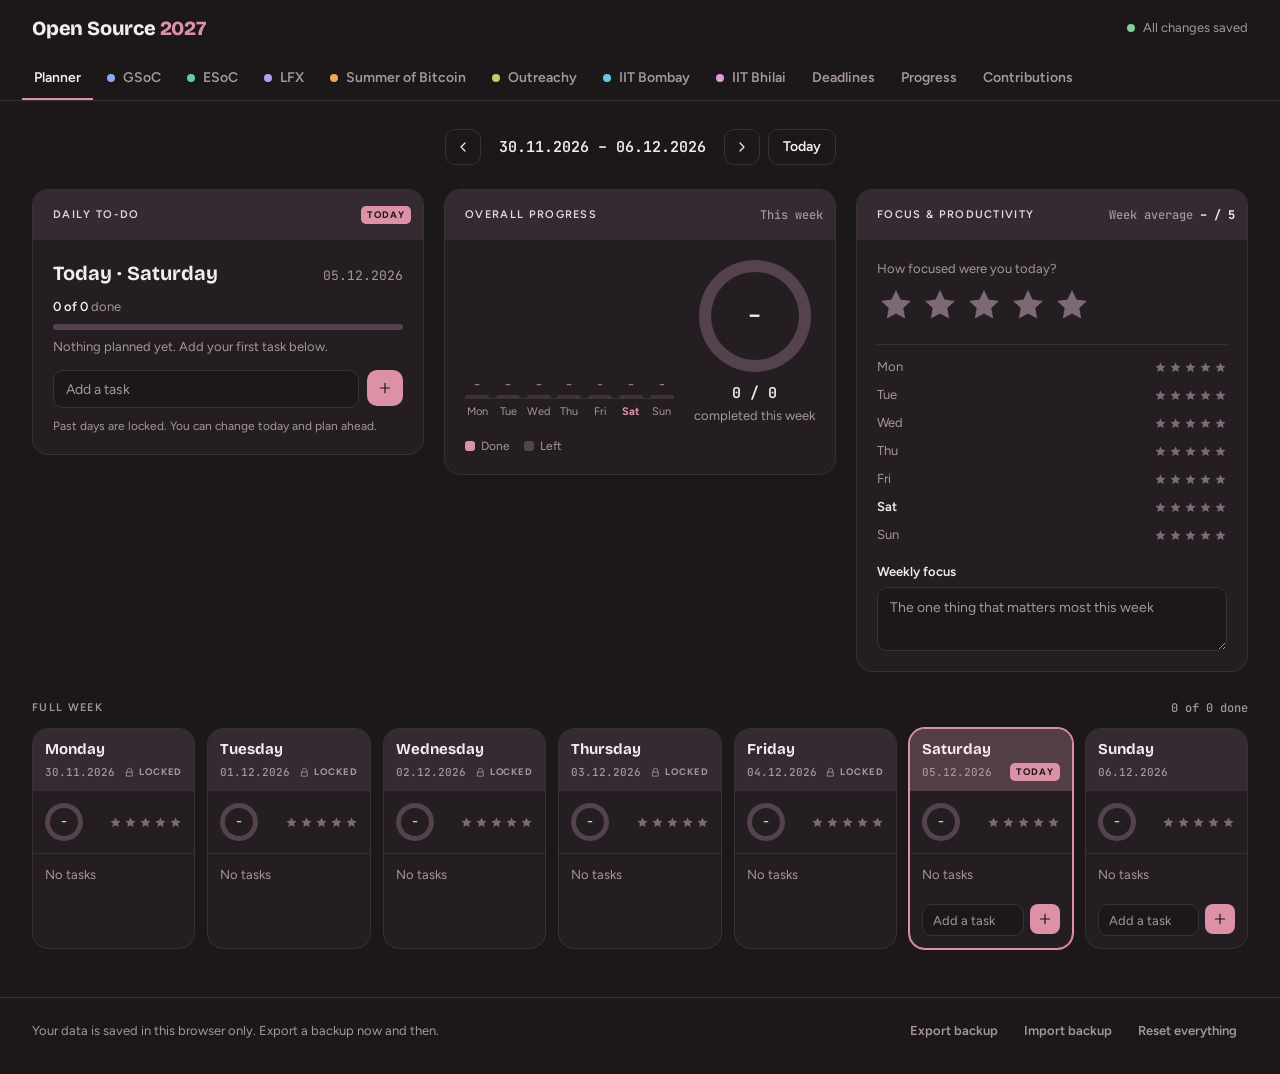
<file: index.html>
<!doctype html>
<html lang="en">
<head>
  <meta charset="utf-8">
  <meta name="viewport" content="width=device-width, initial-scale=1">
  <meta name="description" content="Weekly planner">
  <meta name="theme-color" content="#1c1719">
  <title>Planner · Open Source 2027</title>

  <!-- Fonts: Bricolage Grotesque (headings), Figtree (text), JetBrains Mono (dates and numbers) -->
  <link rel="preconnect" href="https://fonts.googleapis.com">
  <link rel="preconnect" href="https://fonts.gstatic.com" crossorigin>
  <link rel="stylesheet" href="https://fonts.googleapis.com/css2?family=Bricolage+Grotesque:opsz,wght@12..96,600..800&family=Figtree:wght@400;500;600;700&family=JetBrains+Mono:wght@400;500;600&display=swap">

  <!-- Styles: tokens first, then components, then app extras -->
  <link rel="stylesheet" href="css/tokens.css">
  <link rel="stylesheet" href="css/components.css">
  <link rel="stylesheet" href="css/app.css">
</head>
<body data-page="planner">
  <div class="os-app">
    <div id="app-header"></div>
    <main class="os-main" id="app">
      <noscript>This app needs JavaScript turned on.</noscript>
    </main>
    <footer id="app-footer"></footer>
  </div>

  <!-- Shared code (order matters: each file uses the ones above it) -->
  <script src="js/utils.js"></script>
  <script src="js/programs.js"></script>
  <script src="js/store.js"></script>
  <script src="js/components/ui.js"></script>
  <script src="js/components/modal.js"></script>
  <script src="js/components/layout.js"></script>

  <!-- This page -->
  <script src="js/pages/planner.js"></script>
</body>
</html>
</file>
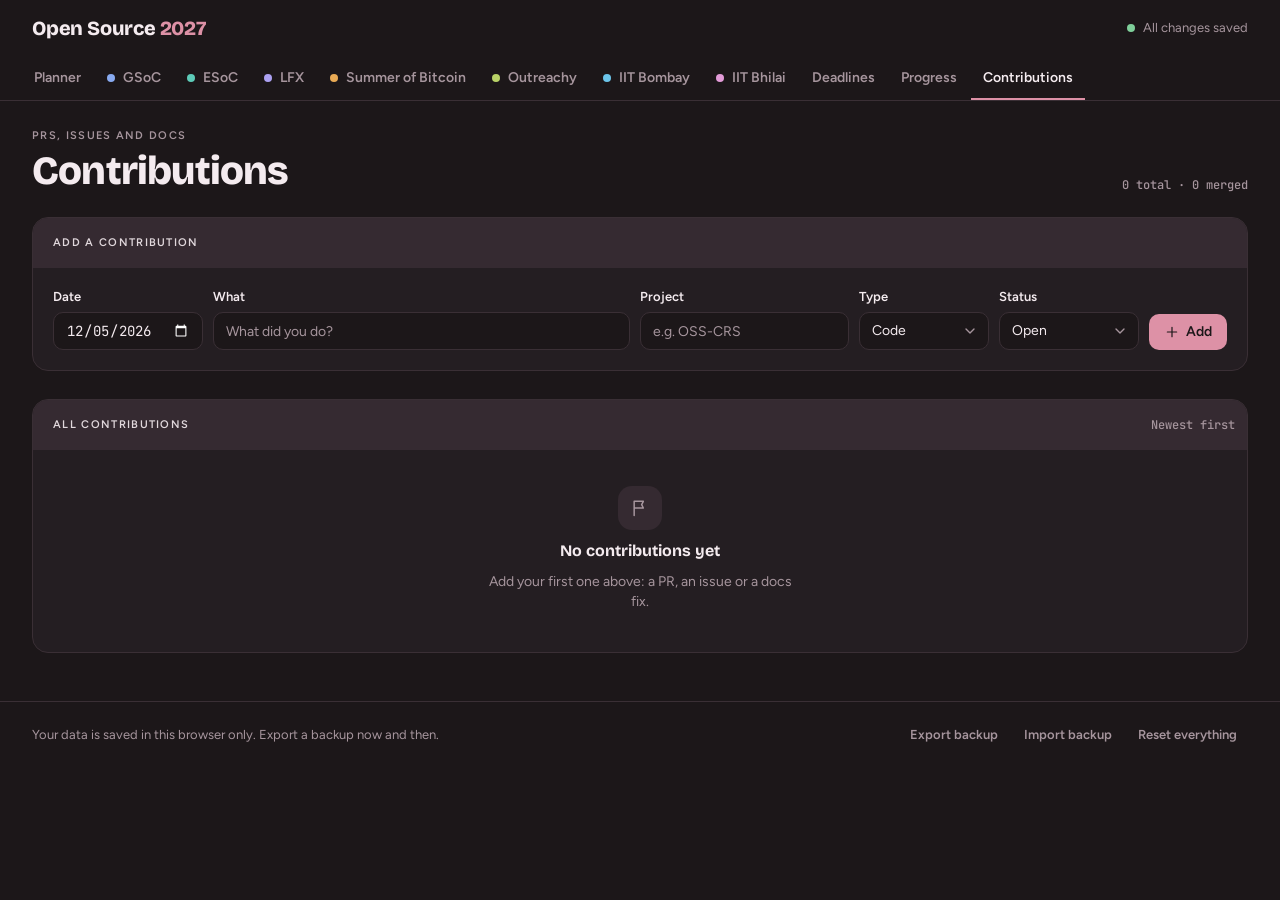
<file: contributions.html>
<!doctype html>
<html lang="en">
<head>
  <meta charset="utf-8">
  <meta name="viewport" content="width=device-width, initial-scale=1">
  <meta name="description" content="Contribution log">
  <meta name="theme-color" content="#1c1719">
  <title>Contributions · Open Source 2027</title>

  <!-- Fonts: Bricolage Grotesque (headings), Figtree (text), JetBrains Mono (dates and numbers) -->
  <link rel="preconnect" href="https://fonts.googleapis.com">
  <link rel="preconnect" href="https://fonts.gstatic.com" crossorigin>
  <link rel="stylesheet" href="https://fonts.googleapis.com/css2?family=Bricolage+Grotesque:opsz,wght@12..96,600..800&family=Figtree:wght@400;500;600;700&family=JetBrains+Mono:wght@400;500;600&display=swap">

  <!-- Styles: tokens first, then components, then app extras -->
  <link rel="stylesheet" href="css/tokens.css">
  <link rel="stylesheet" href="css/components.css">
  <link rel="stylesheet" href="css/app.css">
</head>
<body data-page="contributions">
  <div class="os-app">
    <div id="app-header"></div>
    <main class="os-main" id="app">
      <noscript>This app needs JavaScript turned on.</noscript>
    </main>
    <footer id="app-footer"></footer>
  </div>

  <!-- Shared code (order matters: each file uses the ones above it) -->
  <script src="js/utils.js"></script>
  <script src="js/programs.js"></script>
  <script src="js/store.js"></script>
  <script src="js/components/ui.js"></script>
  <script src="js/components/modal.js"></script>
  <script src="js/components/layout.js"></script>

  <!-- This page -->
  <script src="js/pages/contributions.js"></script>
</body>
</html>
</file>
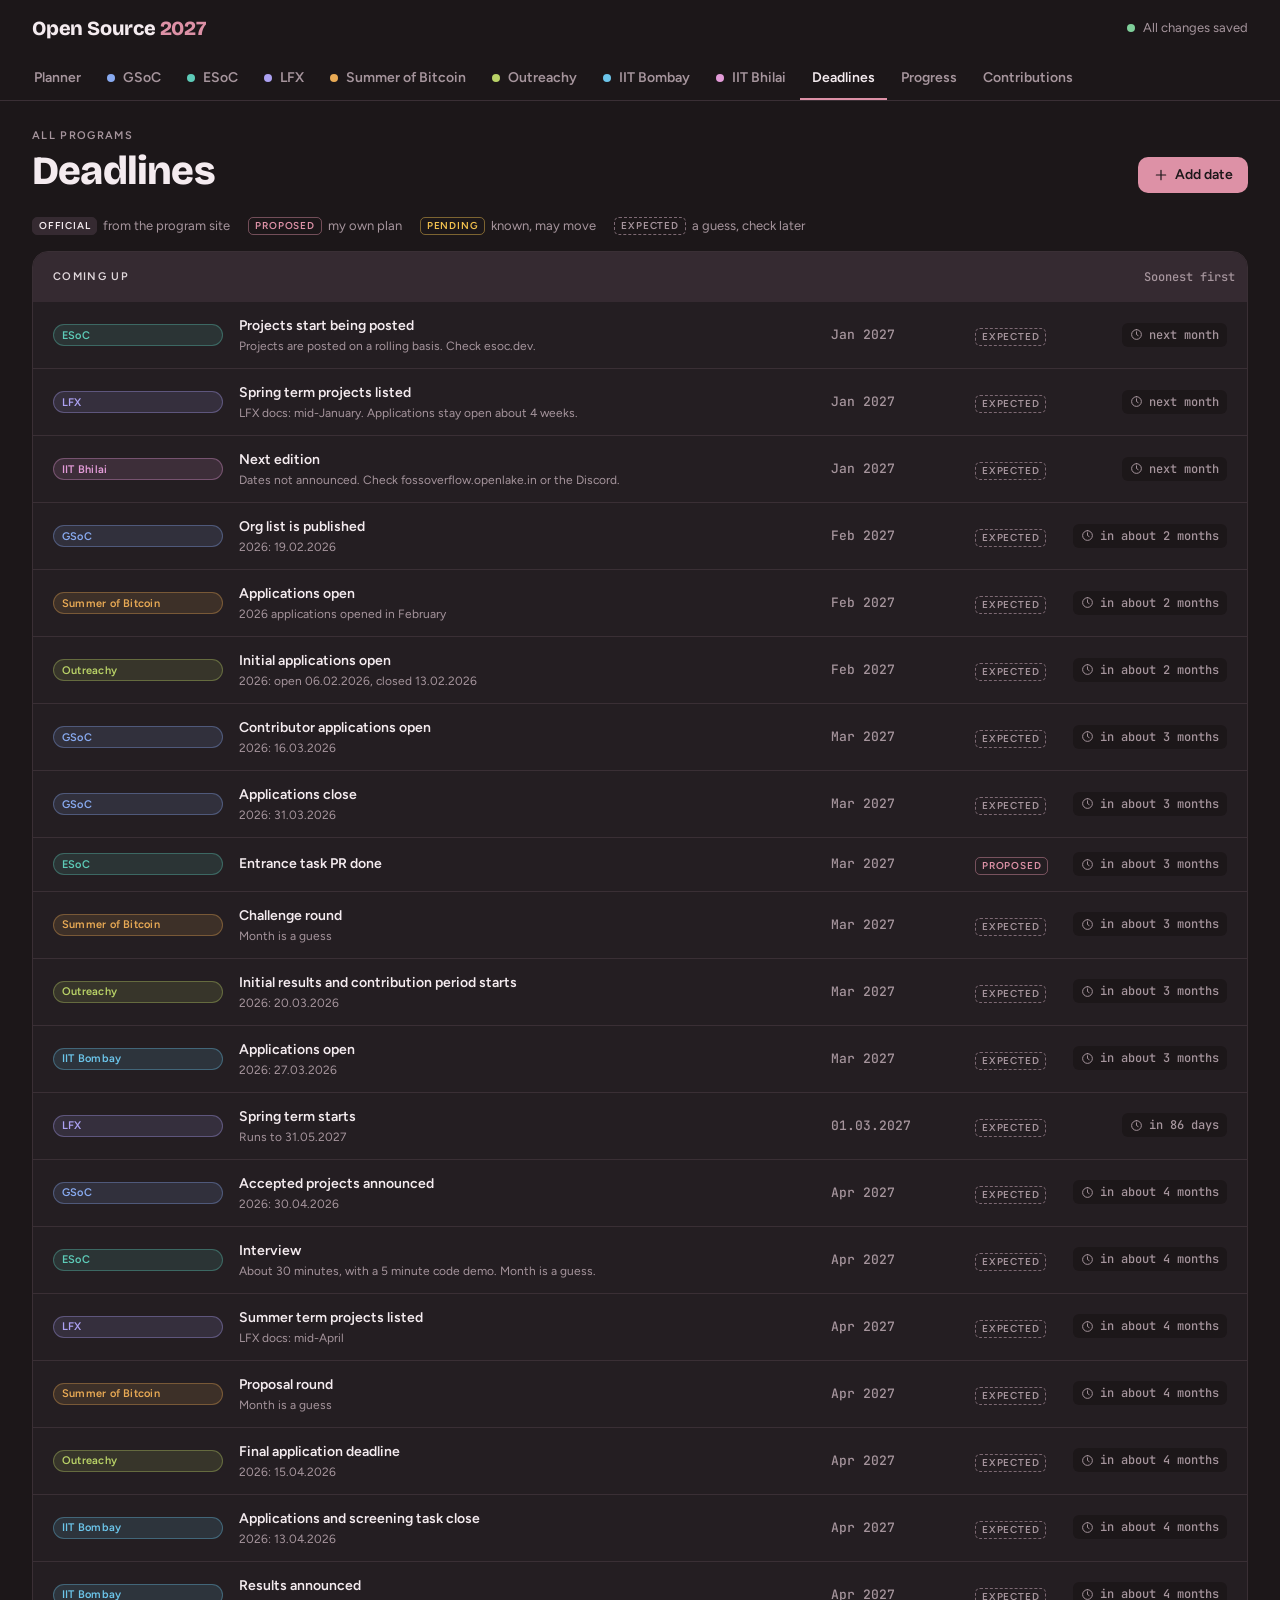
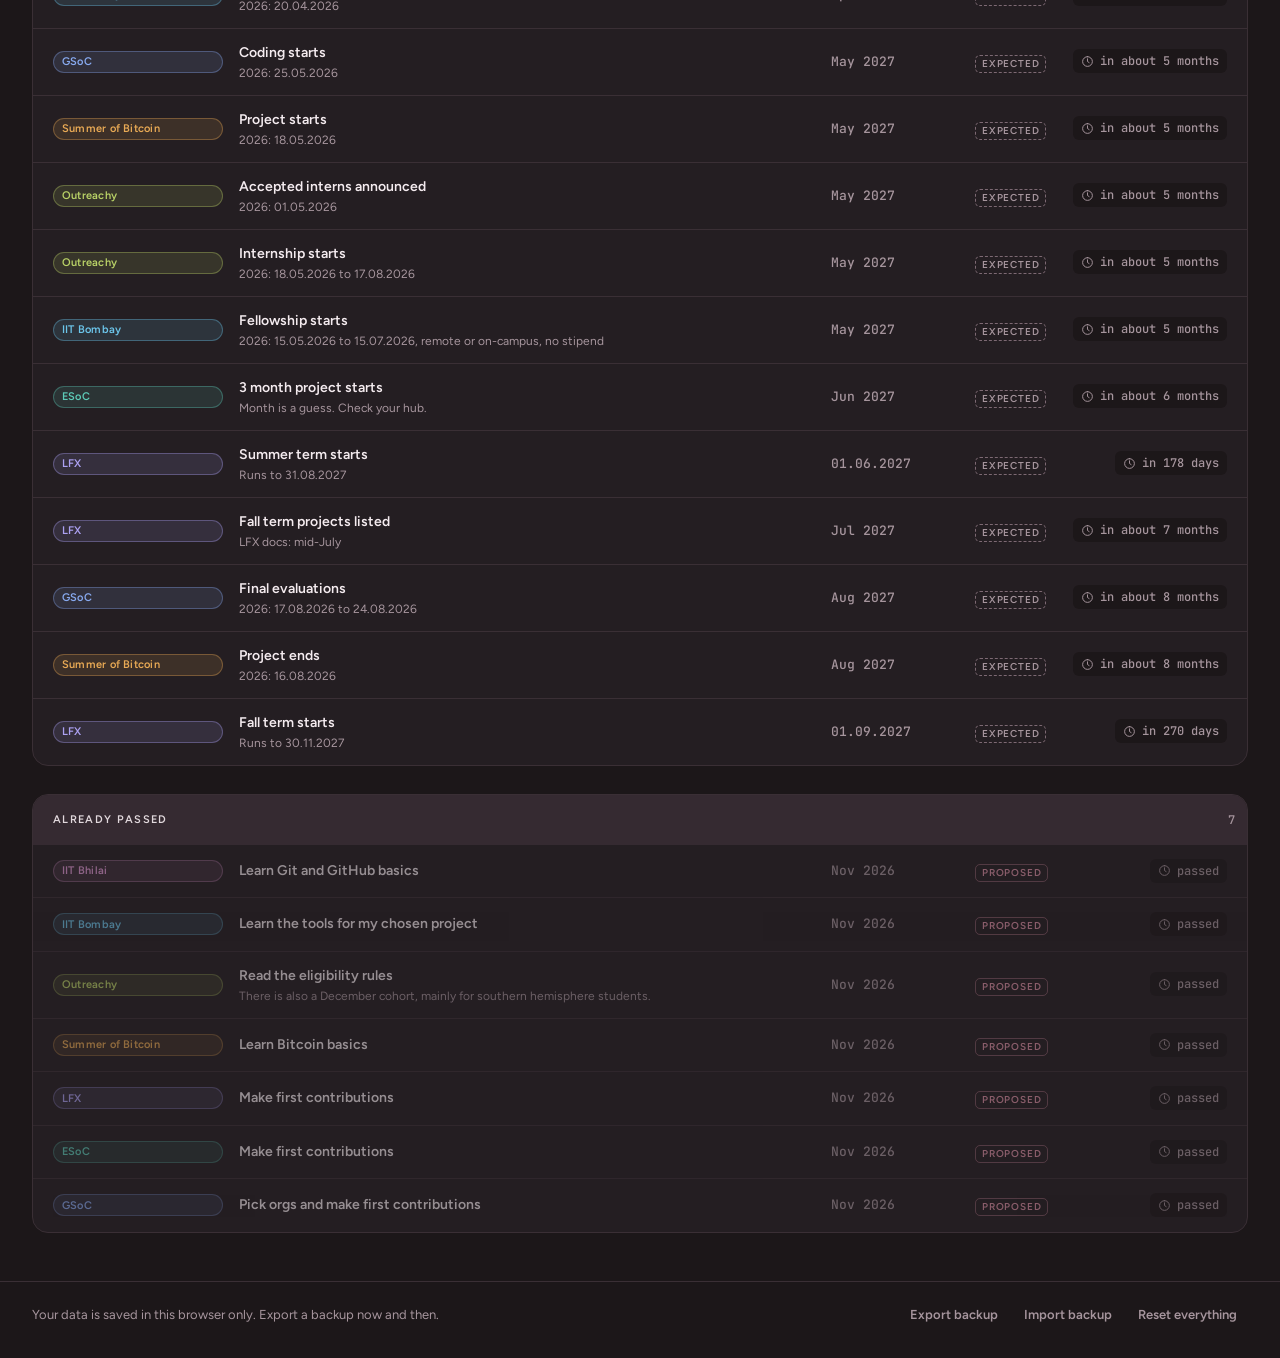
<file: deadlines.html>
<!doctype html>
<html lang="en">
<head>
  <meta charset="utf-8">
  <meta name="viewport" content="width=device-width, initial-scale=1">
  <meta name="description" content="All program dates">
  <meta name="theme-color" content="#1c1719">
  <title>Deadlines · Open Source 2027</title>

  <!-- Fonts: Bricolage Grotesque (headings), Figtree (text), JetBrains Mono (dates and numbers) -->
  <link rel="preconnect" href="https://fonts.googleapis.com">
  <link rel="preconnect" href="https://fonts.gstatic.com" crossorigin>
  <link rel="stylesheet" href="https://fonts.googleapis.com/css2?family=Bricolage+Grotesque:opsz,wght@12..96,600..800&family=Figtree:wght@400;500;600;700&family=JetBrains+Mono:wght@400;500;600&display=swap">

  <!-- Styles: tokens first, then components, then app extras -->
  <link rel="stylesheet" href="css/tokens.css">
  <link rel="stylesheet" href="css/components.css">
  <link rel="stylesheet" href="css/app.css">
</head>
<body data-page="deadlines">
  <div class="os-app">
    <div id="app-header"></div>
    <main class="os-main" id="app">
      <noscript>This app needs JavaScript turned on.</noscript>
    </main>
    <footer id="app-footer"></footer>
  </div>

  <!-- Shared code (order matters: each file uses the ones above it) -->
  <script src="js/utils.js"></script>
  <script src="js/programs.js"></script>
  <script src="js/store.js"></script>
  <script src="js/components/ui.js"></script>
  <script src="js/components/modal.js"></script>
  <script src="js/components/layout.js"></script>

  <!-- This page -->
  <script src="js/pages/deadlines.js"></script>
</body>
</html>
</file>
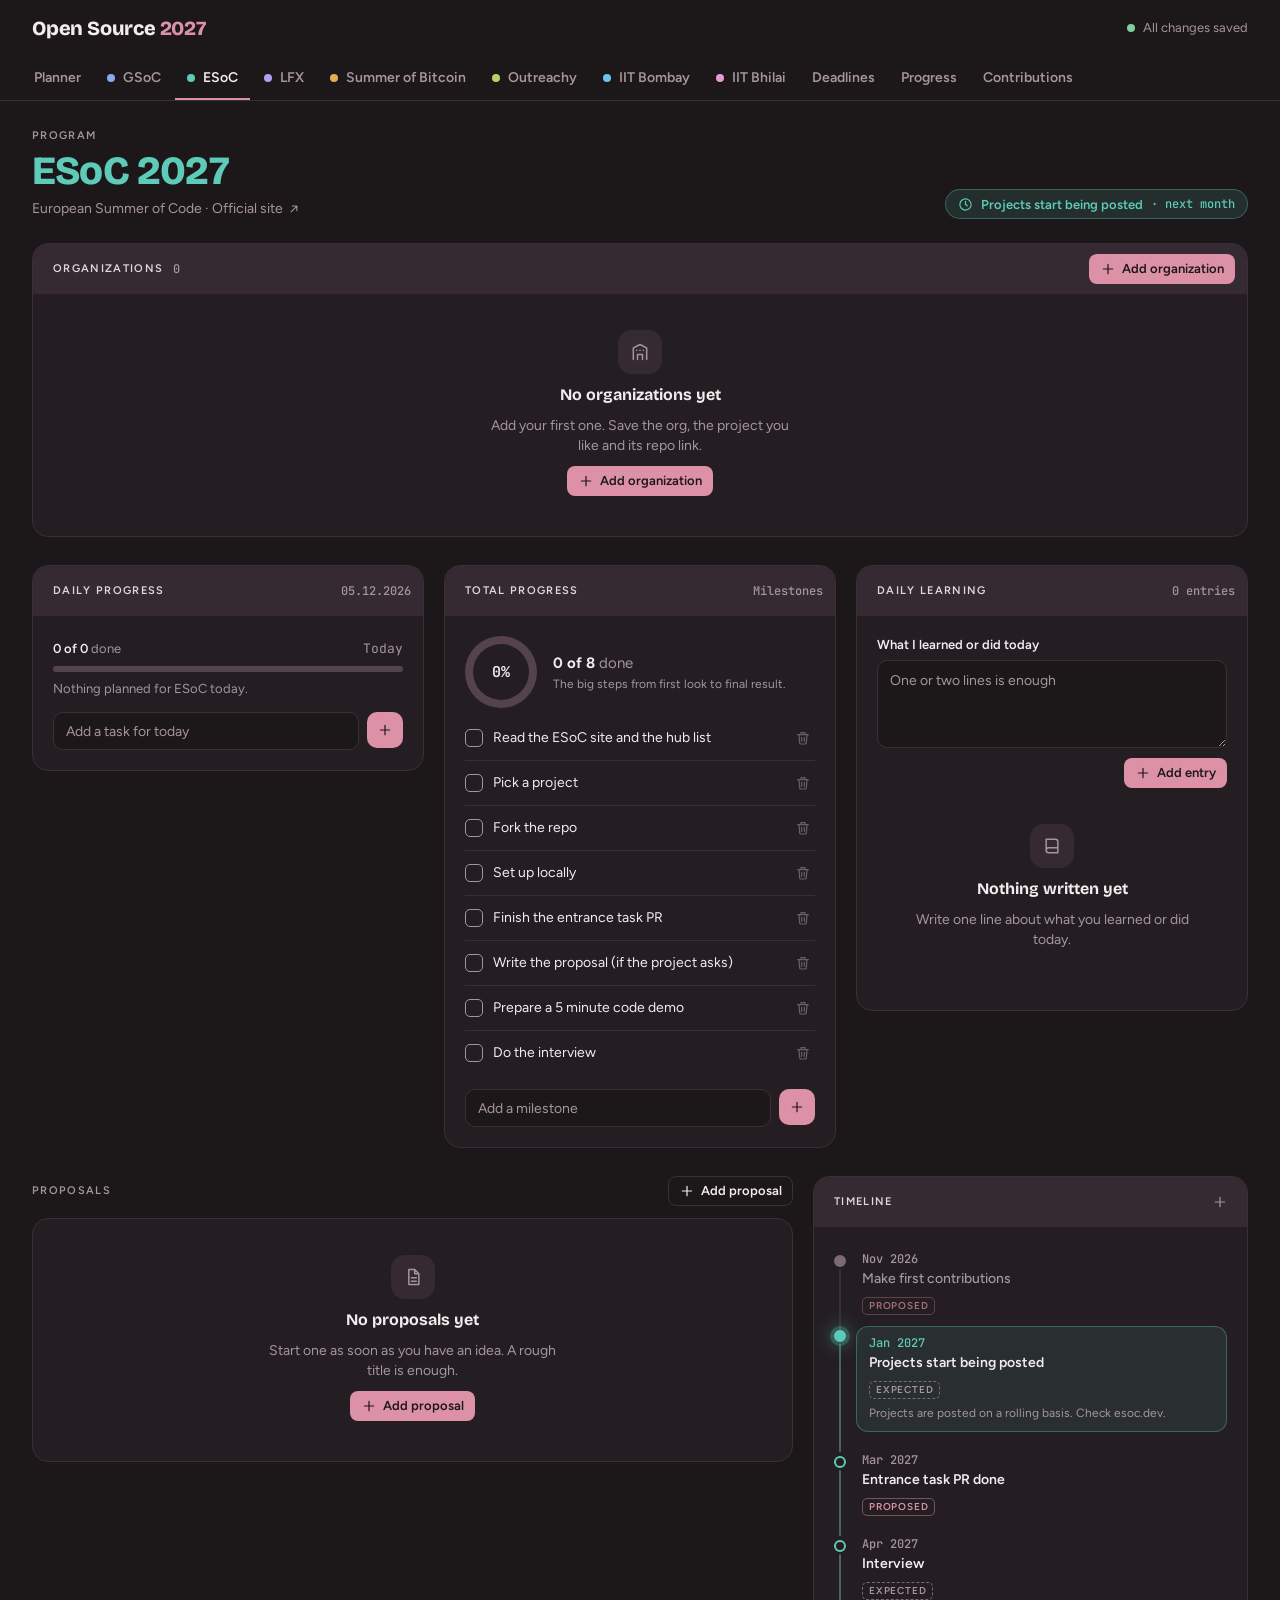
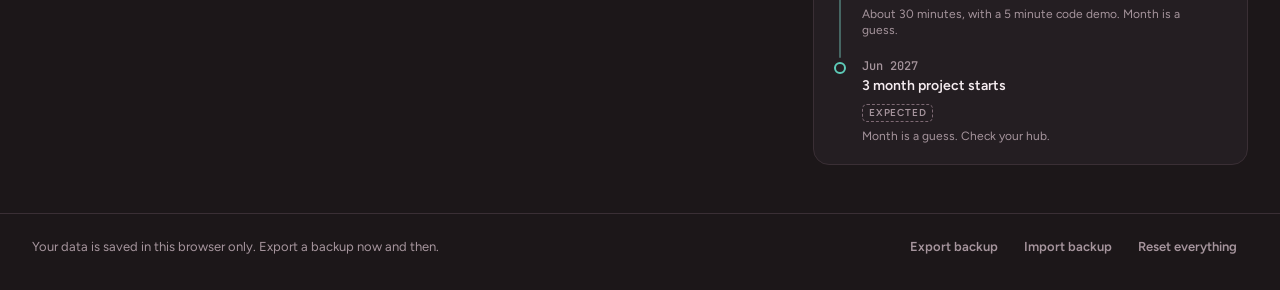
<file: esoc.html>
<!doctype html>
<html lang="en">
<head>
  <meta charset="utf-8">
  <meta name="viewport" content="width=device-width, initial-scale=1">
  <meta name="description" content="ESoC 2027 planning">
  <meta name="theme-color" content="#1c1719">
  <title>ESoC 2027 · Open Source 2027</title>

  <!-- Fonts: Bricolage Grotesque (headings), Figtree (text), JetBrains Mono (dates and numbers) -->
  <link rel="preconnect" href="https://fonts.googleapis.com">
  <link rel="preconnect" href="https://fonts.gstatic.com" crossorigin>
  <link rel="stylesheet" href="https://fonts.googleapis.com/css2?family=Bricolage+Grotesque:opsz,wght@12..96,600..800&family=Figtree:wght@400;500;600;700&family=JetBrains+Mono:wght@400;500;600&display=swap">

  <!-- Styles: tokens first, then components, then app extras -->
  <link rel="stylesheet" href="css/tokens.css">
  <link rel="stylesheet" href="css/components.css">
  <link rel="stylesheet" href="css/app.css">
</head>
<body data-page="esoc" data-program="esoc">
  <div class="os-app">
    <div id="app-header"></div>
    <main class="os-main" id="app">
      <noscript>This app needs JavaScript turned on.</noscript>
    </main>
    <footer id="app-footer"></footer>
  </div>

  <!-- Shared code (order matters: each file uses the ones above it) -->
  <script src="js/utils.js"></script>
  <script src="js/programs.js"></script>
  <script src="js/store.js"></script>
  <script src="js/components/ui.js"></script>
  <script src="js/components/modal.js"></script>
  <script src="js/components/layout.js"></script>

  <!-- This page -->
  <script src="js/pages/program.js"></script>
</body>
</html>
</file>
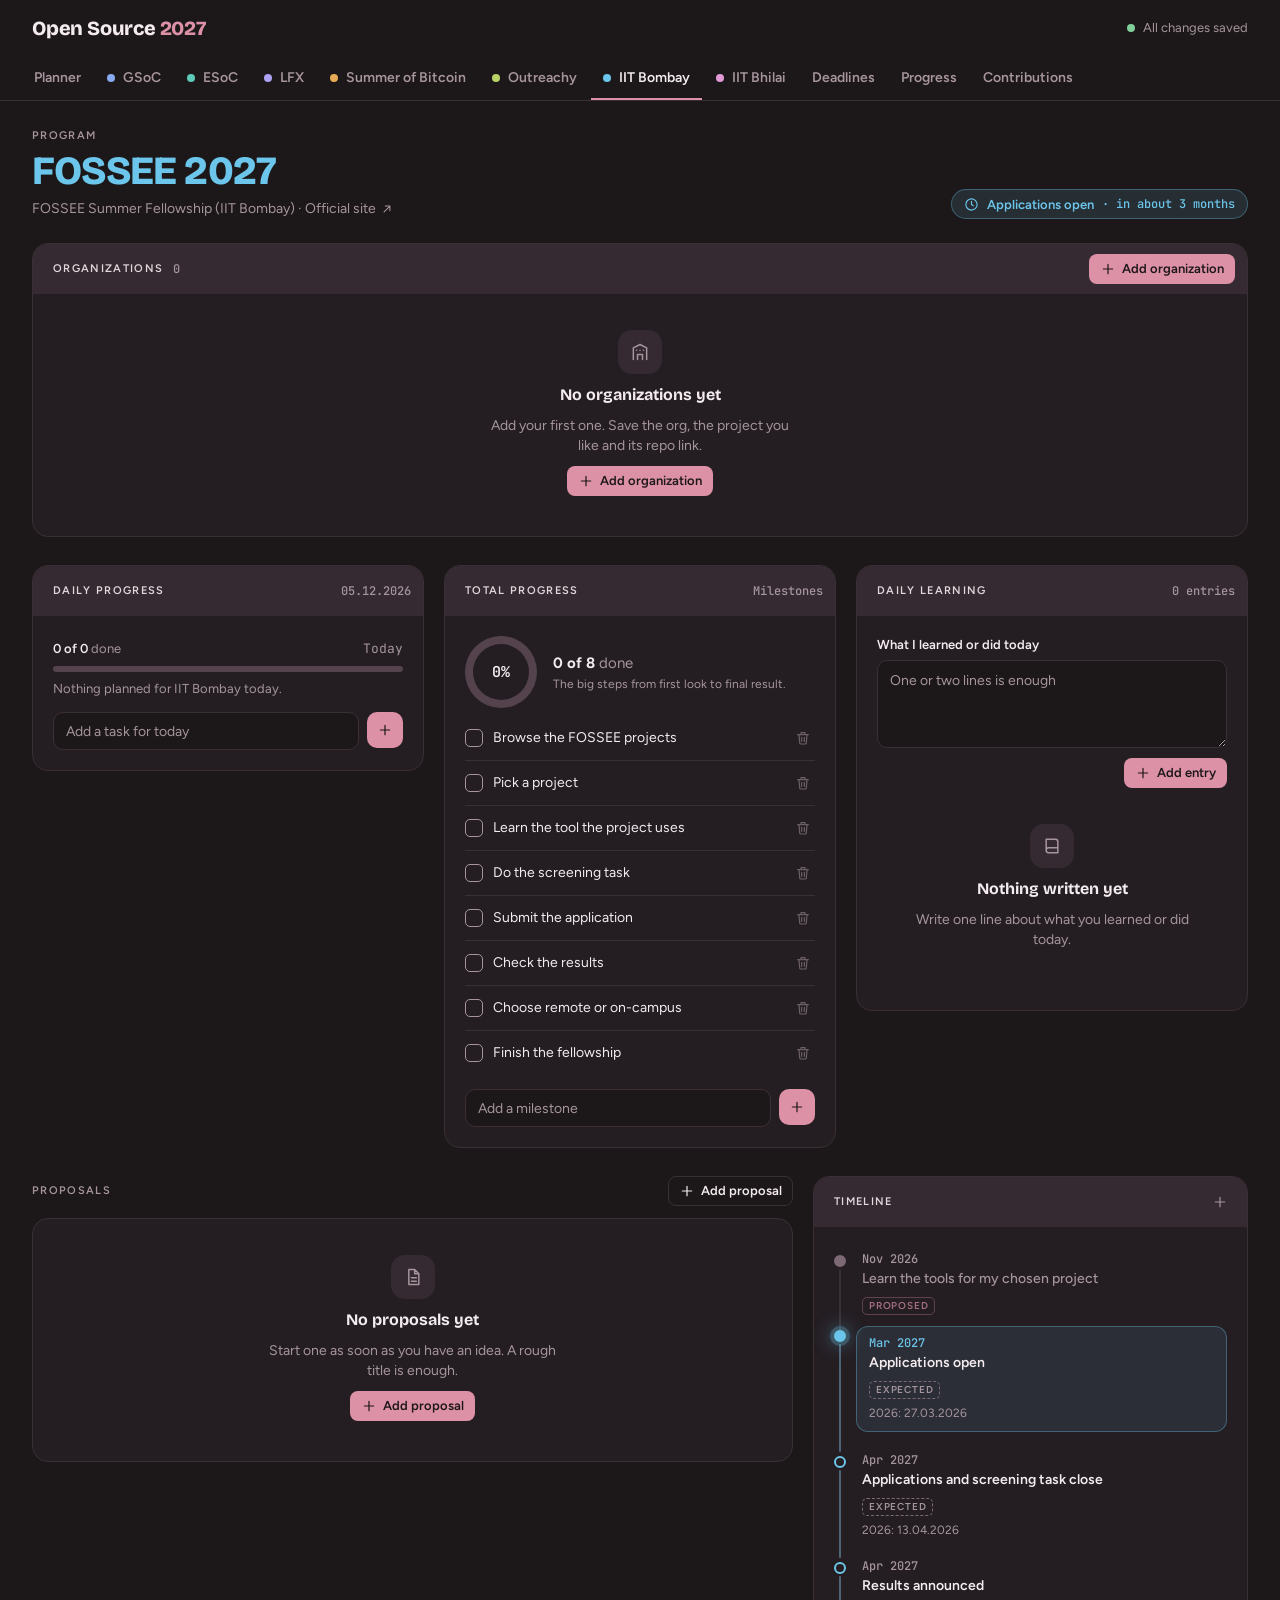
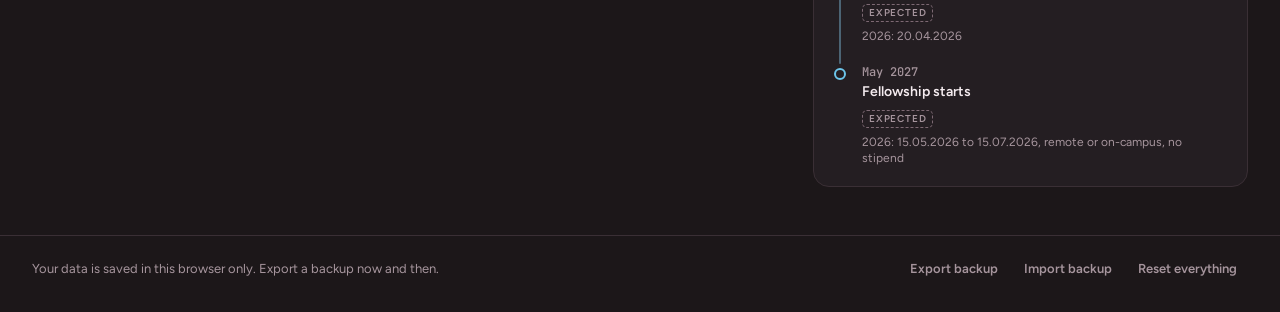
<file: fossee.html>
<!doctype html>
<html lang="en">
<head>
  <meta charset="utf-8">
  <meta name="viewport" content="width=device-width, initial-scale=1">
  <meta name="description" content="FOSSEE Summer Fellowship 2027 planning">
  <meta name="theme-color" content="#1c1719">
  <title>FOSSEE 2027 · Open Source 2027</title>

  <!-- Fonts: Bricolage Grotesque (headings), Figtree (text), JetBrains Mono (dates and numbers) -->
  <link rel="preconnect" href="https://fonts.googleapis.com">
  <link rel="preconnect" href="https://fonts.gstatic.com" crossorigin>
  <link rel="stylesheet" href="https://fonts.googleapis.com/css2?family=Bricolage+Grotesque:opsz,wght@12..96,600..800&family=Figtree:wght@400;500;600;700&family=JetBrains+Mono:wght@400;500;600&display=swap">

  <!-- Styles: tokens first, then components, then app extras -->
  <link rel="stylesheet" href="css/tokens.css">
  <link rel="stylesheet" href="css/components.css">
  <link rel="stylesheet" href="css/app.css">
</head>
<body data-page="fossee" data-program="fossee">
  <div class="os-app">
    <div id="app-header"></div>
    <main class="os-main" id="app">
      <noscript>This app needs JavaScript turned on.</noscript>
    </main>
    <footer id="app-footer"></footer>
  </div>

  <!-- Shared code (order matters: each file uses the ones above it) -->
  <script src="js/utils.js"></script>
  <script src="js/programs.js"></script>
  <script src="js/store.js"></script>
  <script src="js/components/ui.js"></script>
  <script src="js/components/modal.js"></script>
  <script src="js/components/layout.js"></script>

  <!-- This page -->
  <script src="js/pages/program.js"></script>
</body>
</html>
</file>
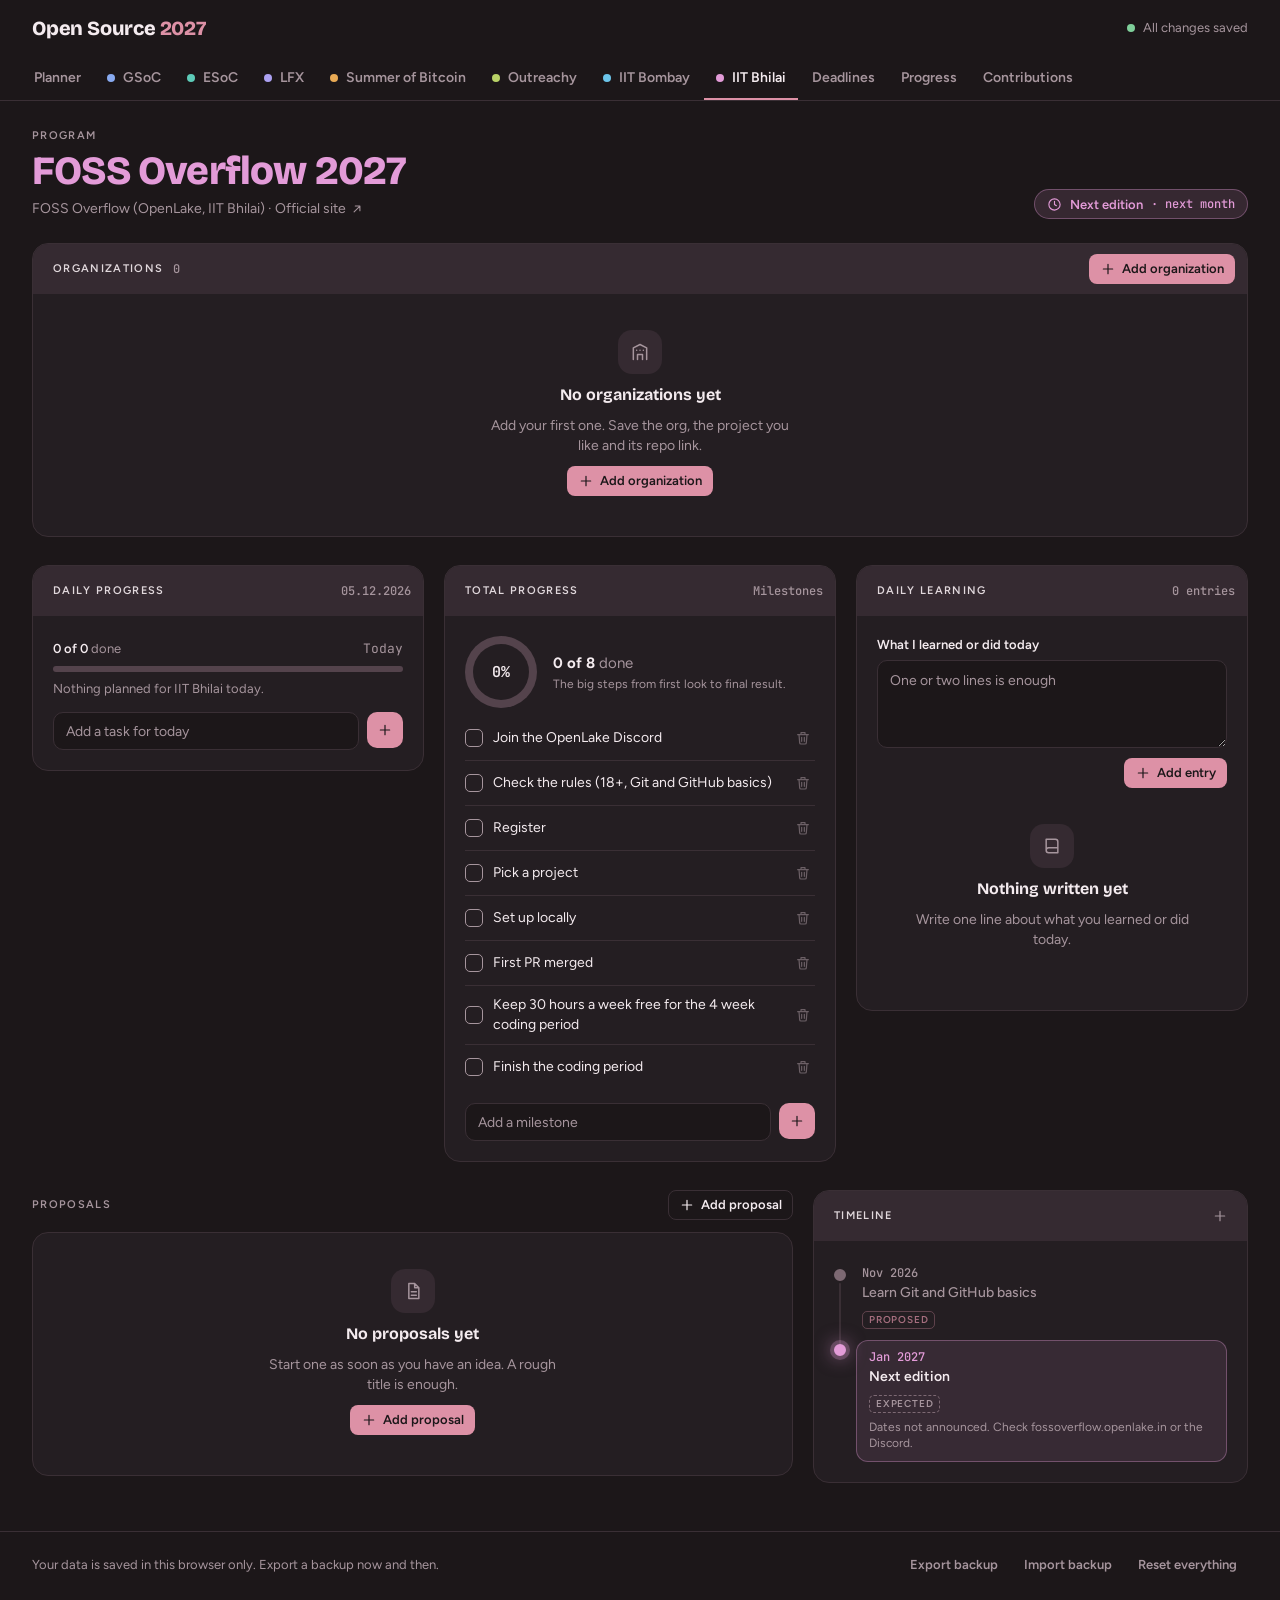
<file: fossoverflow.html>
<!doctype html>
<html lang="en">
<head>
  <meta charset="utf-8">
  <meta name="viewport" content="width=device-width, initial-scale=1">
  <meta name="description" content="FOSS Overflow 2027 planning">
  <meta name="theme-color" content="#1c1719">
  <title>FOSS Overflow 2027 · Open Source 2027</title>

  <!-- Fonts: Bricolage Grotesque (headings), Figtree (text), JetBrains Mono (dates and numbers) -->
  <link rel="preconnect" href="https://fonts.googleapis.com">
  <link rel="preconnect" href="https://fonts.gstatic.com" crossorigin>
  <link rel="stylesheet" href="https://fonts.googleapis.com/css2?family=Bricolage+Grotesque:opsz,wght@12..96,600..800&family=Figtree:wght@400;500;600;700&family=JetBrains+Mono:wght@400;500;600&display=swap">

  <!-- Styles: tokens first, then components, then app extras -->
  <link rel="stylesheet" href="css/tokens.css">
  <link rel="stylesheet" href="css/components.css">
  <link rel="stylesheet" href="css/app.css">
</head>
<body data-page="fossoverflow" data-program="fossoverflow">
  <div class="os-app">
    <div id="app-header"></div>
    <main class="os-main" id="app">
      <noscript>This app needs JavaScript turned on.</noscript>
    </main>
    <footer id="app-footer"></footer>
  </div>

  <!-- Shared code (order matters: each file uses the ones above it) -->
  <script src="js/utils.js"></script>
  <script src="js/programs.js"></script>
  <script src="js/store.js"></script>
  <script src="js/components/ui.js"></script>
  <script src="js/components/modal.js"></script>
  <script src="js/components/layout.js"></script>

  <!-- This page -->
  <script src="js/pages/program.js"></script>
</body>
</html>
</file>
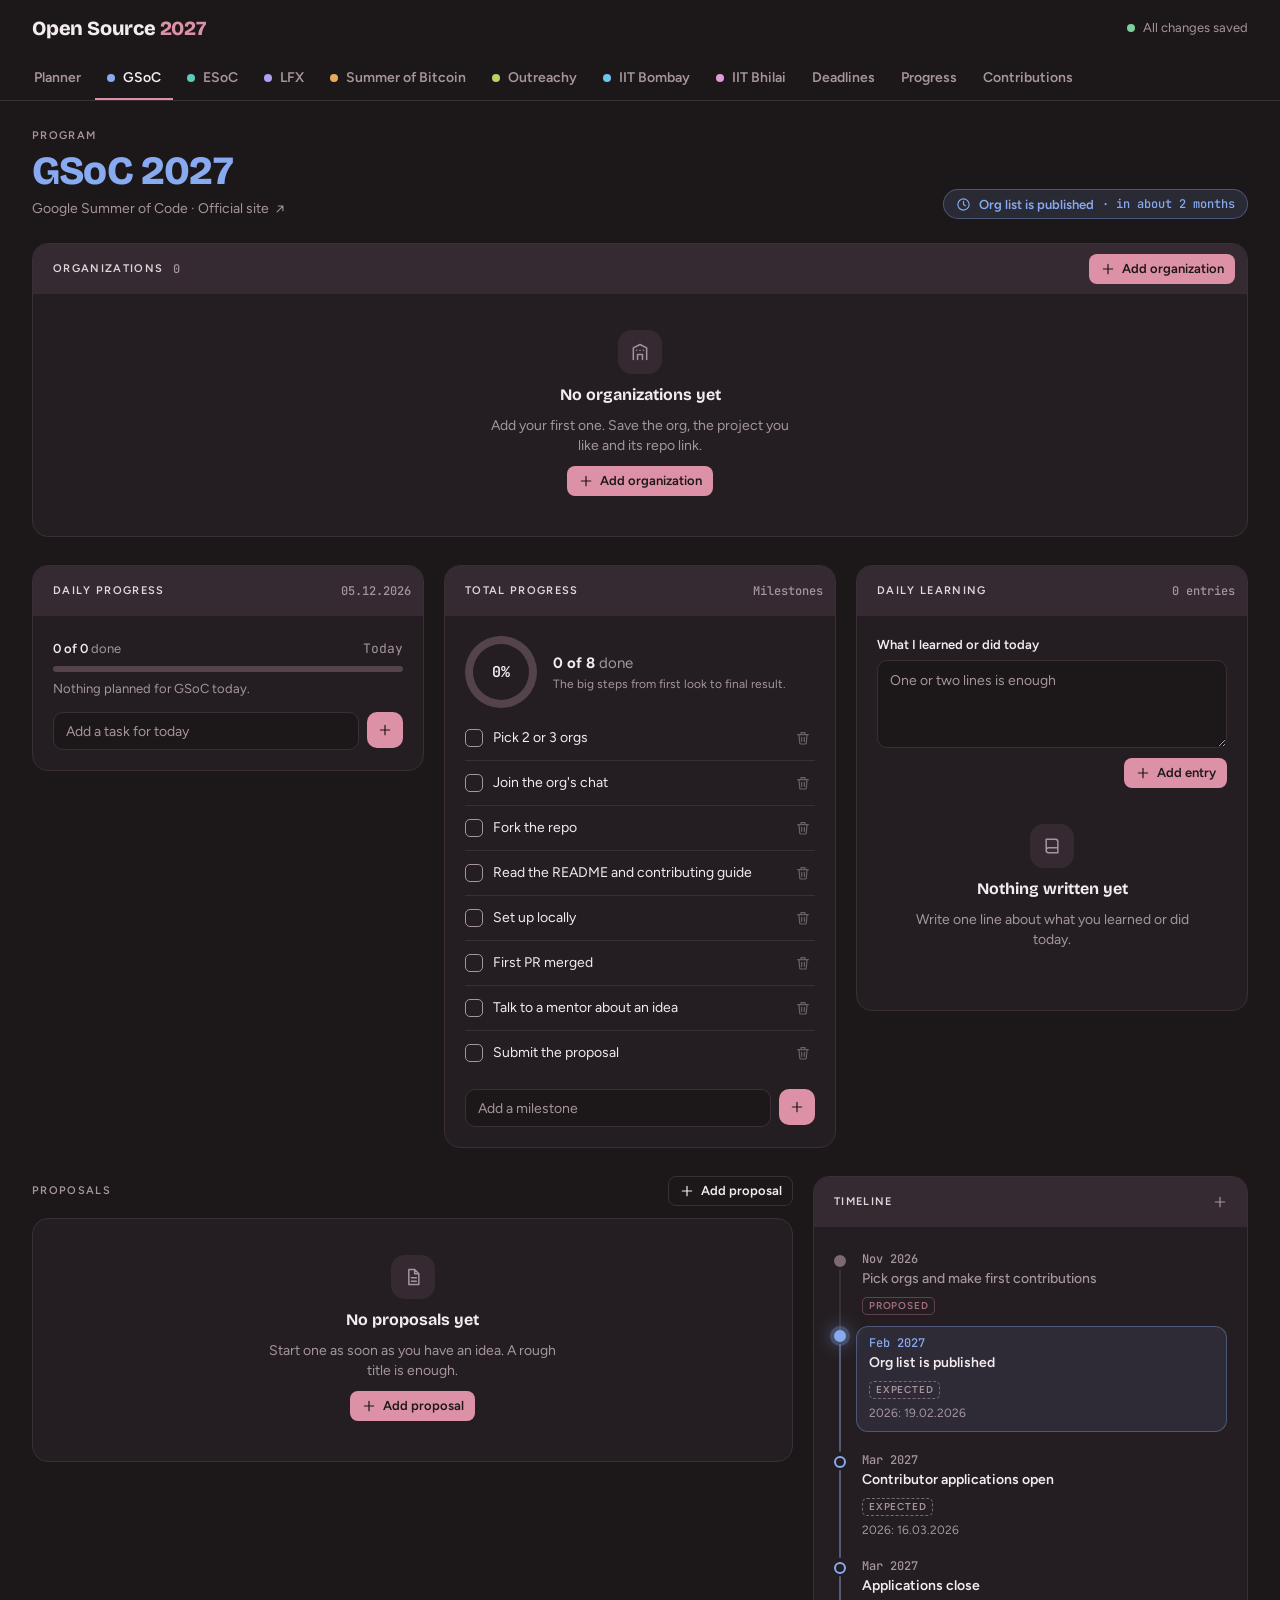
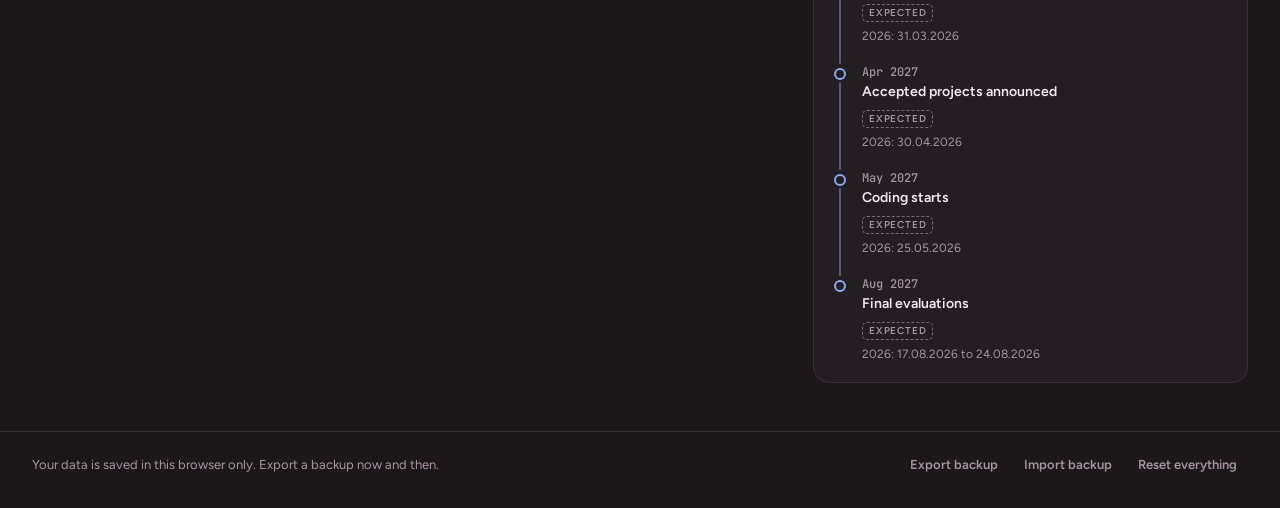
<file: gsoc.html>
<!doctype html>
<html lang="en">
<head>
  <meta charset="utf-8">
  <meta name="viewport" content="width=device-width, initial-scale=1">
  <meta name="description" content="GSoC 2027 planning">
  <meta name="theme-color" content="#1c1719">
  <title>GSoC 2027 · Open Source 2027</title>

  <!-- Fonts: Bricolage Grotesque (headings), Figtree (text), JetBrains Mono (dates and numbers) -->
  <link rel="preconnect" href="https://fonts.googleapis.com">
  <link rel="preconnect" href="https://fonts.gstatic.com" crossorigin>
  <link rel="stylesheet" href="https://fonts.googleapis.com/css2?family=Bricolage+Grotesque:opsz,wght@12..96,600..800&family=Figtree:wght@400;500;600;700&family=JetBrains+Mono:wght@400;500;600&display=swap">

  <!-- Styles: tokens first, then components, then app extras -->
  <link rel="stylesheet" href="css/tokens.css">
  <link rel="stylesheet" href="css/components.css">
  <link rel="stylesheet" href="css/app.css">
</head>
<body data-page="gsoc" data-program="gsoc">
  <div class="os-app">
    <div id="app-header"></div>
    <main class="os-main" id="app">
      <noscript>This app needs JavaScript turned on.</noscript>
    </main>
    <footer id="app-footer"></footer>
  </div>

  <!-- Shared code (order matters: each file uses the ones above it) -->
  <script src="js/utils.js"></script>
  <script src="js/programs.js"></script>
  <script src="js/store.js"></script>
  <script src="js/components/ui.js"></script>
  <script src="js/components/modal.js"></script>
  <script src="js/components/layout.js"></script>

  <!-- This page -->
  <script src="js/pages/program.js"></script>
</body>
</html>
</file>
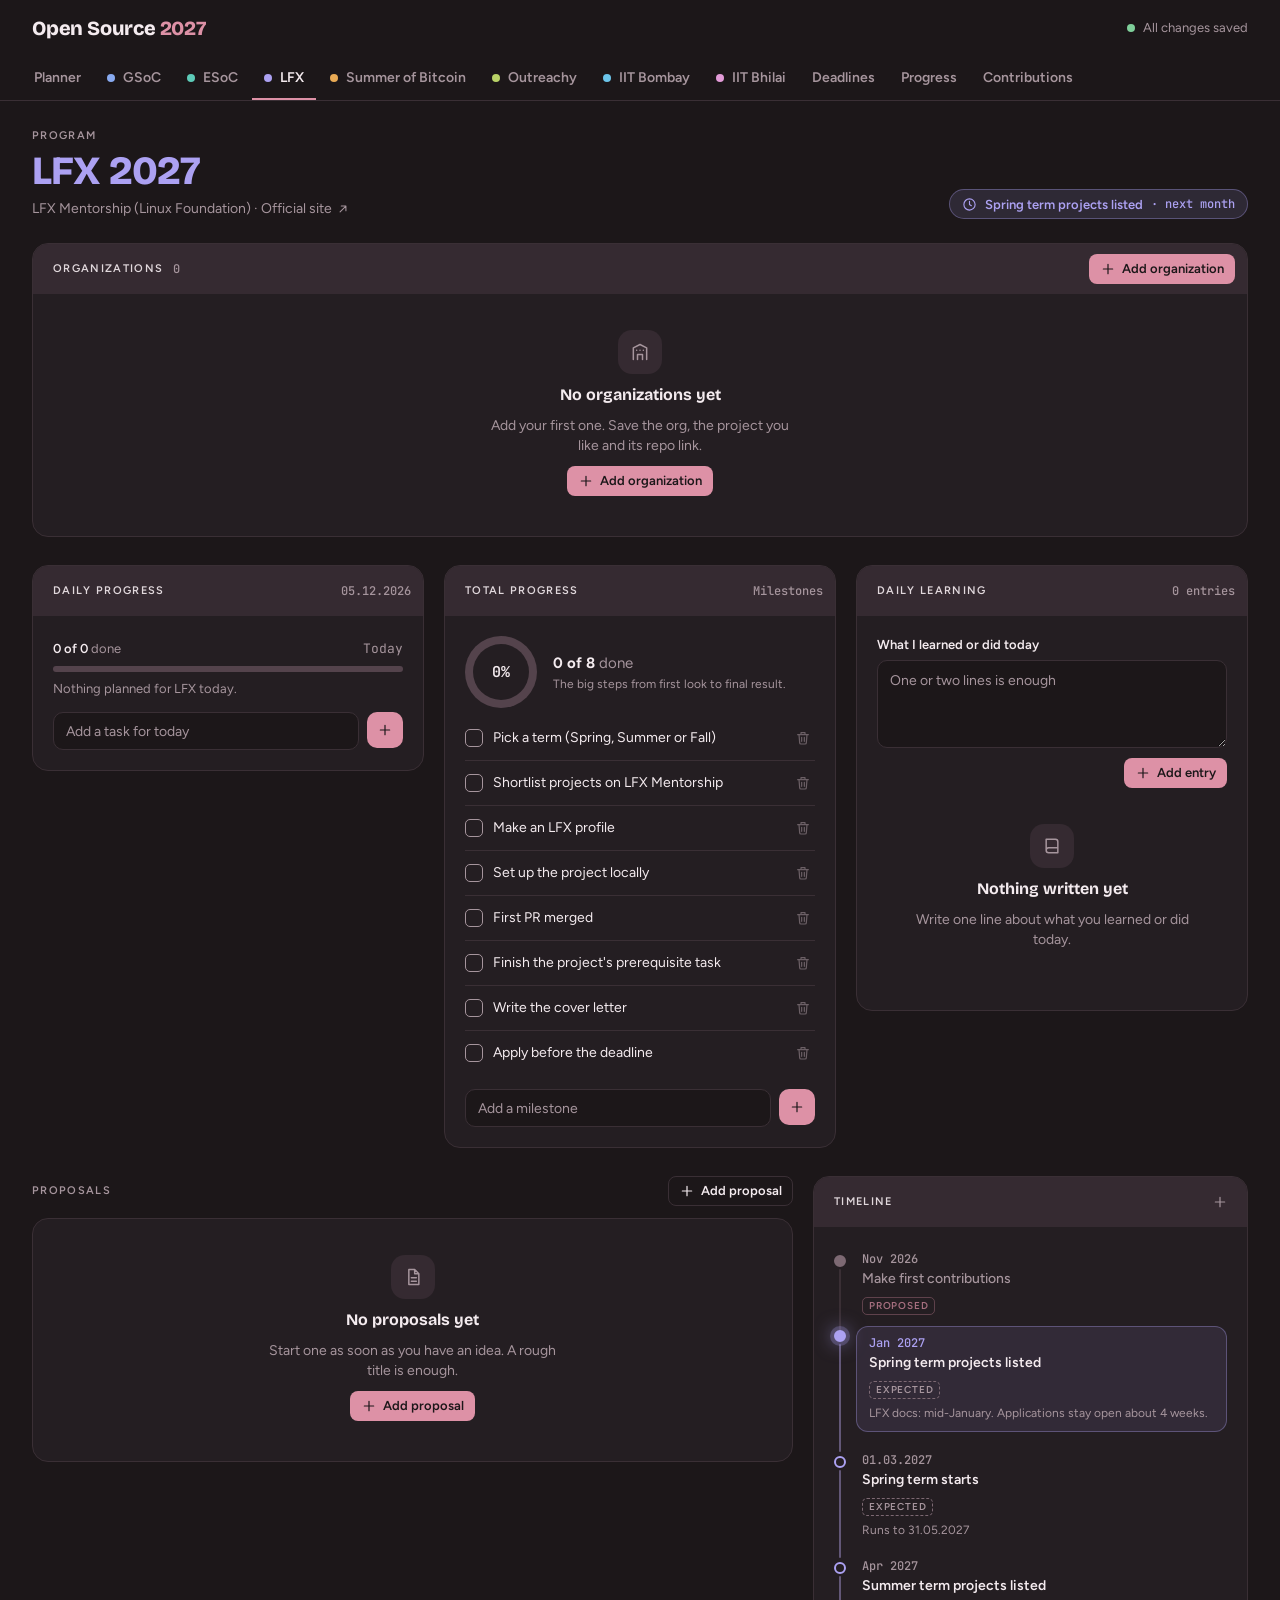
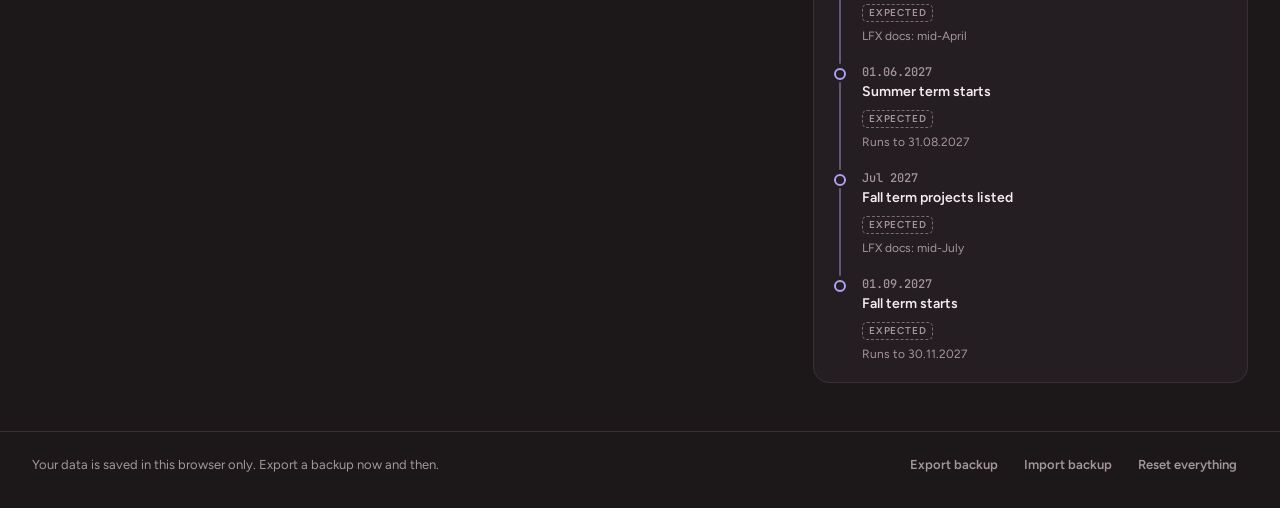
<file: lfx.html>
<!doctype html>
<html lang="en">
<head>
  <meta charset="utf-8">
  <meta name="viewport" content="width=device-width, initial-scale=1">
  <meta name="description" content="LFX Mentorship 2027 planning">
  <meta name="theme-color" content="#1c1719">
  <title>LFX 2027 · Open Source 2027</title>

  <!-- Fonts: Bricolage Grotesque (headings), Figtree (text), JetBrains Mono (dates and numbers) -->
  <link rel="preconnect" href="https://fonts.googleapis.com">
  <link rel="preconnect" href="https://fonts.gstatic.com" crossorigin>
  <link rel="stylesheet" href="https://fonts.googleapis.com/css2?family=Bricolage+Grotesque:opsz,wght@12..96,600..800&family=Figtree:wght@400;500;600;700&family=JetBrains+Mono:wght@400;500;600&display=swap">

  <!-- Styles: tokens first, then components, then app extras -->
  <link rel="stylesheet" href="css/tokens.css">
  <link rel="stylesheet" href="css/components.css">
  <link rel="stylesheet" href="css/app.css">
</head>
<body data-page="lfx" data-program="lfx">
  <div class="os-app">
    <div id="app-header"></div>
    <main class="os-main" id="app">
      <noscript>This app needs JavaScript turned on.</noscript>
    </main>
    <footer id="app-footer"></footer>
  </div>

  <!-- Shared code (order matters: each file uses the ones above it) -->
  <script src="js/utils.js"></script>
  <script src="js/programs.js"></script>
  <script src="js/store.js"></script>
  <script src="js/components/ui.js"></script>
  <script src="js/components/modal.js"></script>
  <script src="js/components/layout.js"></script>

  <!-- This page -->
  <script src="js/pages/program.js"></script>
</body>
</html>
</file>
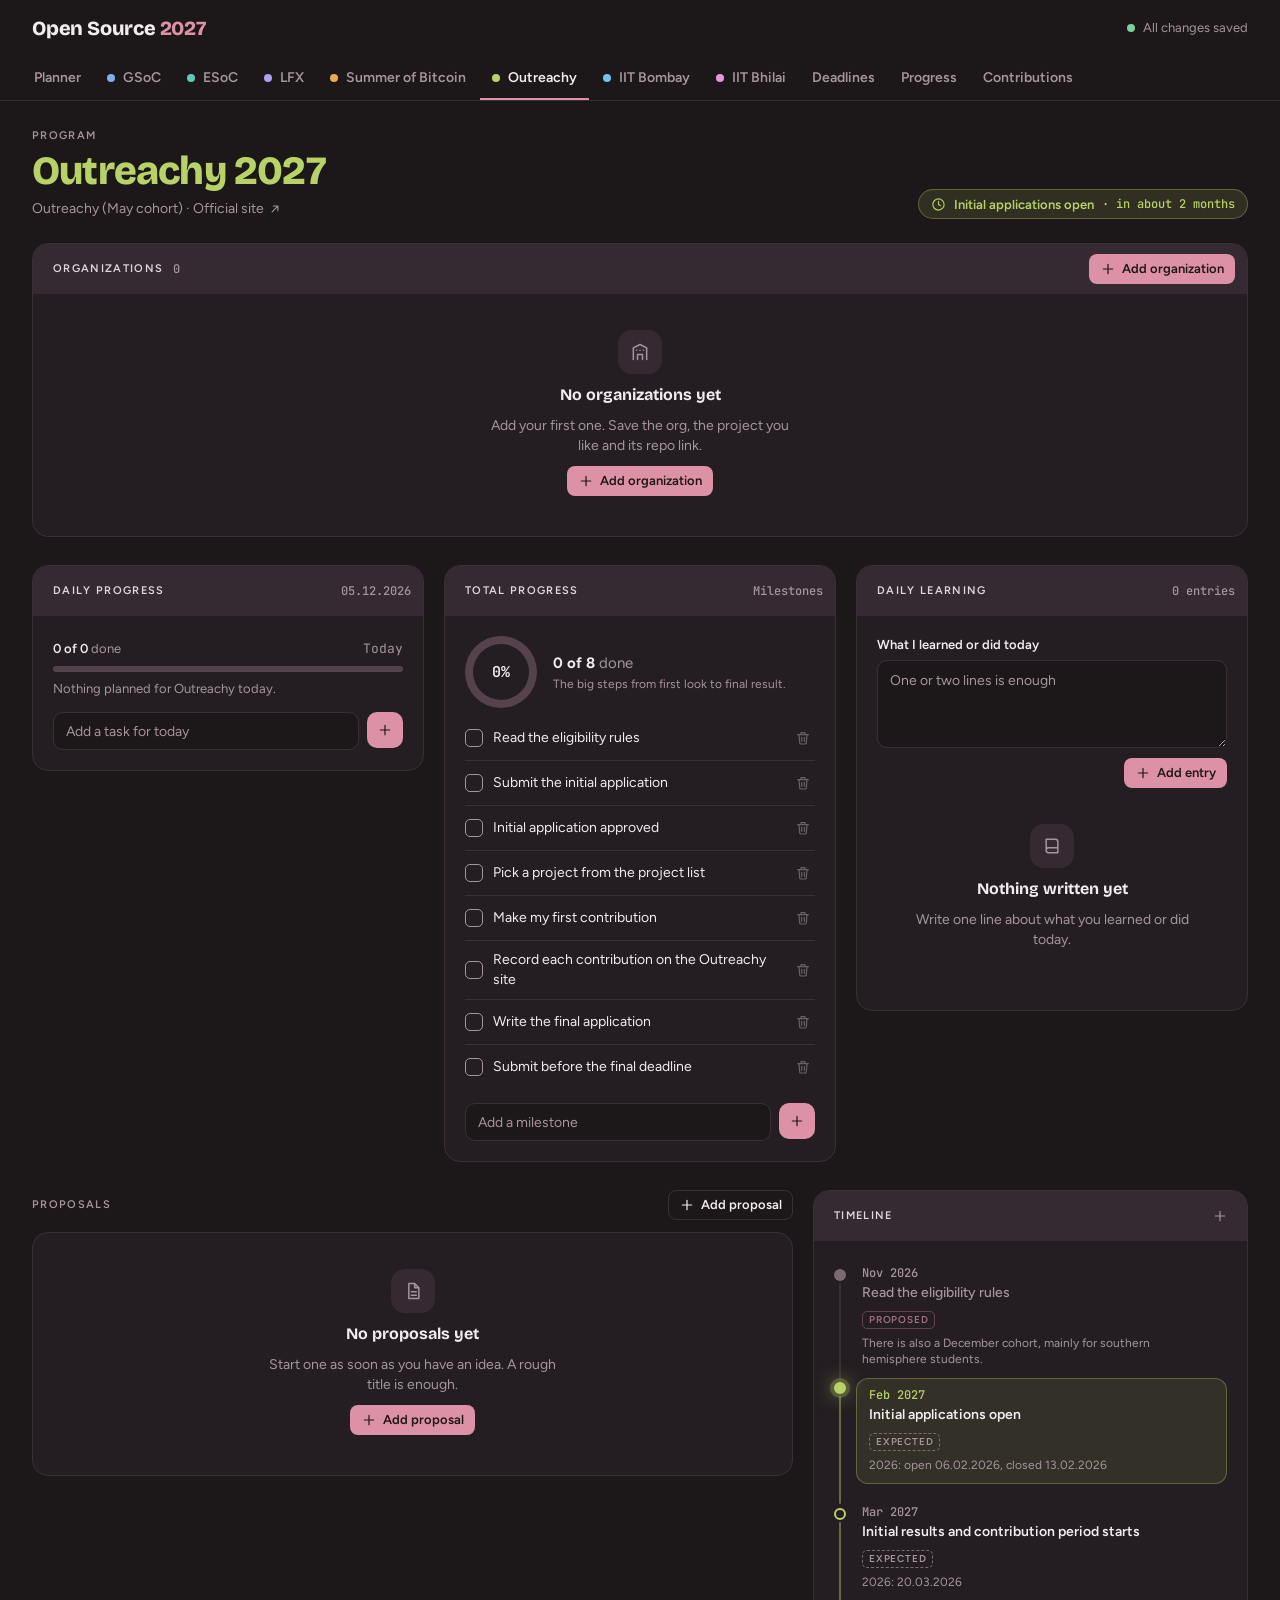
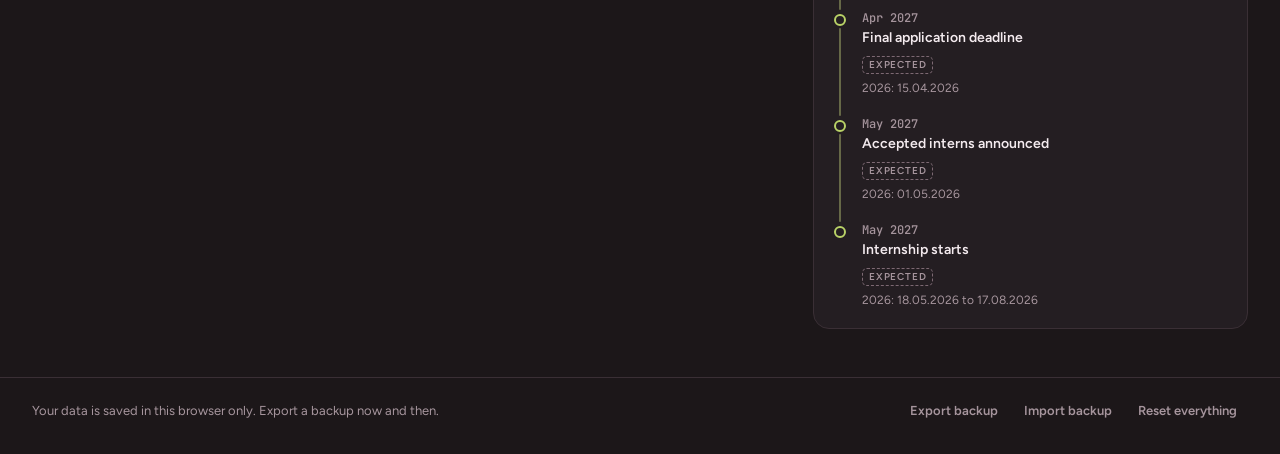
<file: outreachy.html>
<!doctype html>
<html lang="en">
<head>
  <meta charset="utf-8">
  <meta name="viewport" content="width=device-width, initial-scale=1">
  <meta name="description" content="Outreachy 2027 planning">
  <meta name="theme-color" content="#1c1719">
  <title>Outreachy 2027 · Open Source 2027</title>

  <!-- Fonts: Bricolage Grotesque (headings), Figtree (text), JetBrains Mono (dates and numbers) -->
  <link rel="preconnect" href="https://fonts.googleapis.com">
  <link rel="preconnect" href="https://fonts.gstatic.com" crossorigin>
  <link rel="stylesheet" href="https://fonts.googleapis.com/css2?family=Bricolage+Grotesque:opsz,wght@12..96,600..800&family=Figtree:wght@400;500;600;700&family=JetBrains+Mono:wght@400;500;600&display=swap">

  <!-- Styles: tokens first, then components, then app extras -->
  <link rel="stylesheet" href="css/tokens.css">
  <link rel="stylesheet" href="css/components.css">
  <link rel="stylesheet" href="css/app.css">
</head>
<body data-page="outreachy" data-program="outreachy">
  <div class="os-app">
    <div id="app-header"></div>
    <main class="os-main" id="app">
      <noscript>This app needs JavaScript turned on.</noscript>
    </main>
    <footer id="app-footer"></footer>
  </div>

  <!-- Shared code (order matters: each file uses the ones above it) -->
  <script src="js/utils.js"></script>
  <script src="js/programs.js"></script>
  <script src="js/store.js"></script>
  <script src="js/components/ui.js"></script>
  <script src="js/components/modal.js"></script>
  <script src="js/components/layout.js"></script>

  <!-- This page -->
  <script src="js/pages/program.js"></script>
</body>
</html>
</file>
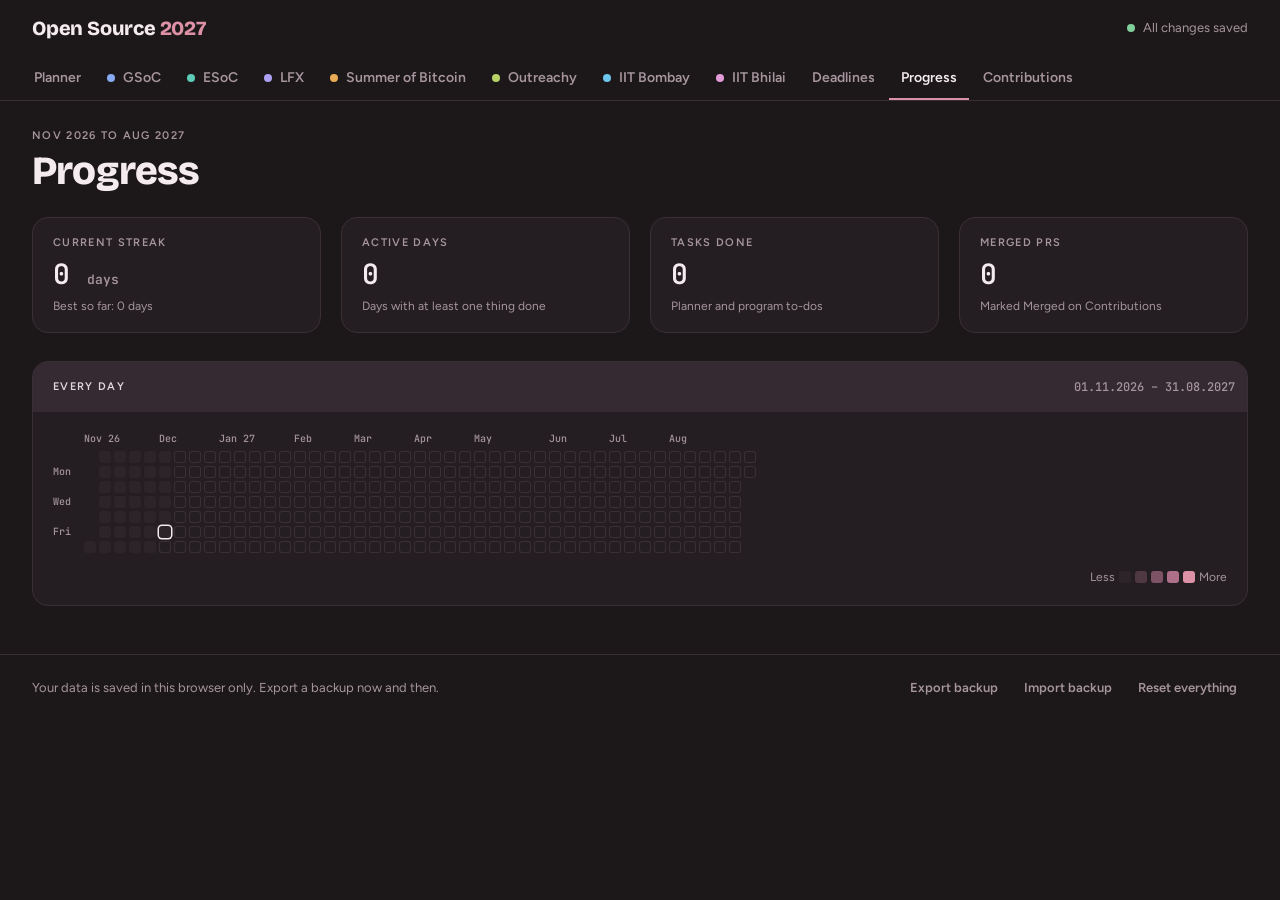
<file: progress.html>
<!doctype html>
<html lang="en">
<head>
  <meta charset="utf-8">
  <meta name="viewport" content="width=device-width, initial-scale=1">
  <meta name="description" content="Streaks and heatmap">
  <meta name="theme-color" content="#1c1719">
  <title>Progress · Open Source 2027</title>

  <!-- Fonts: Bricolage Grotesque (headings), Figtree (text), JetBrains Mono (dates and numbers) -->
  <link rel="preconnect" href="https://fonts.googleapis.com">
  <link rel="preconnect" href="https://fonts.gstatic.com" crossorigin>
  <link rel="stylesheet" href="https://fonts.googleapis.com/css2?family=Bricolage+Grotesque:opsz,wght@12..96,600..800&family=Figtree:wght@400;500;600;700&family=JetBrains+Mono:wght@400;500;600&display=swap">

  <!-- Styles: tokens first, then components, then app extras -->
  <link rel="stylesheet" href="css/tokens.css">
  <link rel="stylesheet" href="css/components.css">
  <link rel="stylesheet" href="css/app.css">
</head>
<body data-page="progress">
  <div class="os-app">
    <div id="app-header"></div>
    <main class="os-main" id="app">
      <noscript>This app needs JavaScript turned on.</noscript>
    </main>
    <footer id="app-footer"></footer>
  </div>

  <!-- Shared code (order matters: each file uses the ones above it) -->
  <script src="js/utils.js"></script>
  <script src="js/programs.js"></script>
  <script src="js/store.js"></script>
  <script src="js/components/ui.js"></script>
  <script src="js/components/modal.js"></script>
  <script src="js/components/layout.js"></script>

  <!-- This page -->
  <script src="js/pages/progress.js"></script>
</body>
</html>
</file>
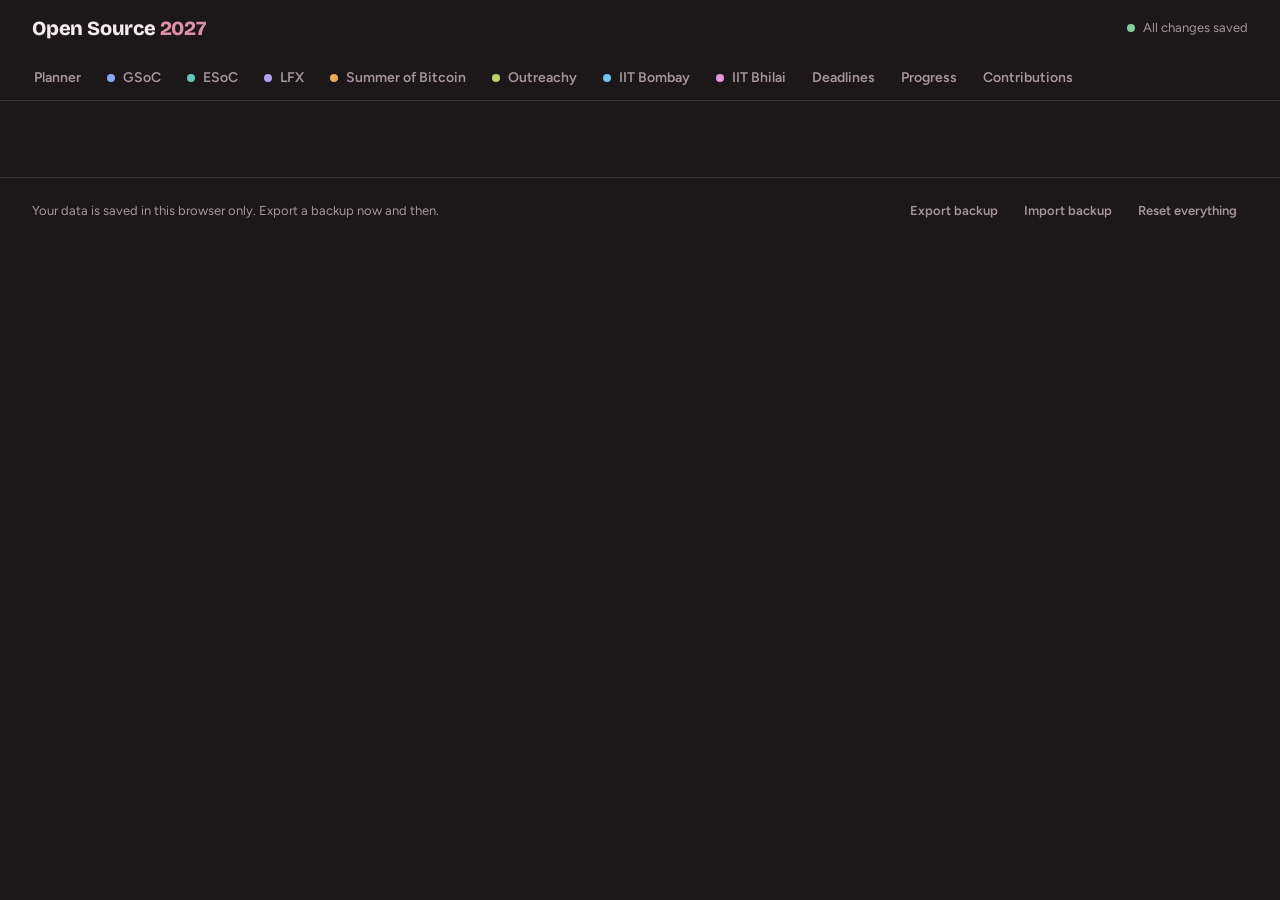
<file: prs.html>
<!doctype html>
<html lang="en">
<head>
  <meta charset="utf-8">
  <meta name="viewport" content="width=device-width, initial-scale=1">
  <meta name="description" content="Add a PR with what, how and why">
  <meta name="theme-color" content="#f4f3ef" media="(prefers-color-scheme: light)">
  <meta name="theme-color" content="#161a1a" media="(prefers-color-scheme: dark)">
  <title>Add PR · Open Source 2027</title>

  <!-- Fonts: Bricolage Grotesque (headings), Figtree (text), JetBrains Mono (dates and numbers) -->
  <link rel="preconnect" href="https://fonts.googleapis.com">
  <link rel="preconnect" href="https://fonts.gstatic.com" crossorigin>
  <link rel="stylesheet" href="https://fonts.googleapis.com/css2?family=Bricolage+Grotesque:opsz,wght@12..96,600..800&family=Figtree:wght@400;500;600;700&family=JetBrains+Mono:wght@400;500;600&display=swap">

  <!-- Styles: tokens first, then components, then app extras -->
  <script>try{var t=localStorage.getItem("open-source-2027-theme");if(t==="light"||t==="dark")document.documentElement.dataset.theme=t}catch(e){}</script>
  <link rel="stylesheet" href="css/tokens.css?v=20261125">
  <link rel="stylesheet" href="css/components.css?v=20261125">
  <link rel="stylesheet" href="css/app.css?v=20261125">
</head>
<body data-page="prs">
  <div class="os-app">
    <div id="app-header"></div>
    <main class="os-main" id="app">
      <noscript>This app needs JavaScript turned on.</noscript>
    </main>
    <footer id="app-footer"></footer>
  </div>

  <!-- Shared code (order matters: each file uses the ones above it) -->
  <script src="js/utils.js?v=20261125"></script>
  <script src="js/programs.js?v=20261125"></script>
  <script src="js/store.js?v=20261125"></script>
  <script src="js/components/ui.js?v=20261125"></script>
  <script src="js/components/modal.js?v=20261125"></script>
  <script src="js/components/layout.js?v=20261125"></script>
  <script src="js/components/worklog.js?v=20261125"></script>

  <!-- This page -->
  <script src="js/pages/prs.js?v=20261125"></script>
</body>
</html>
</file>
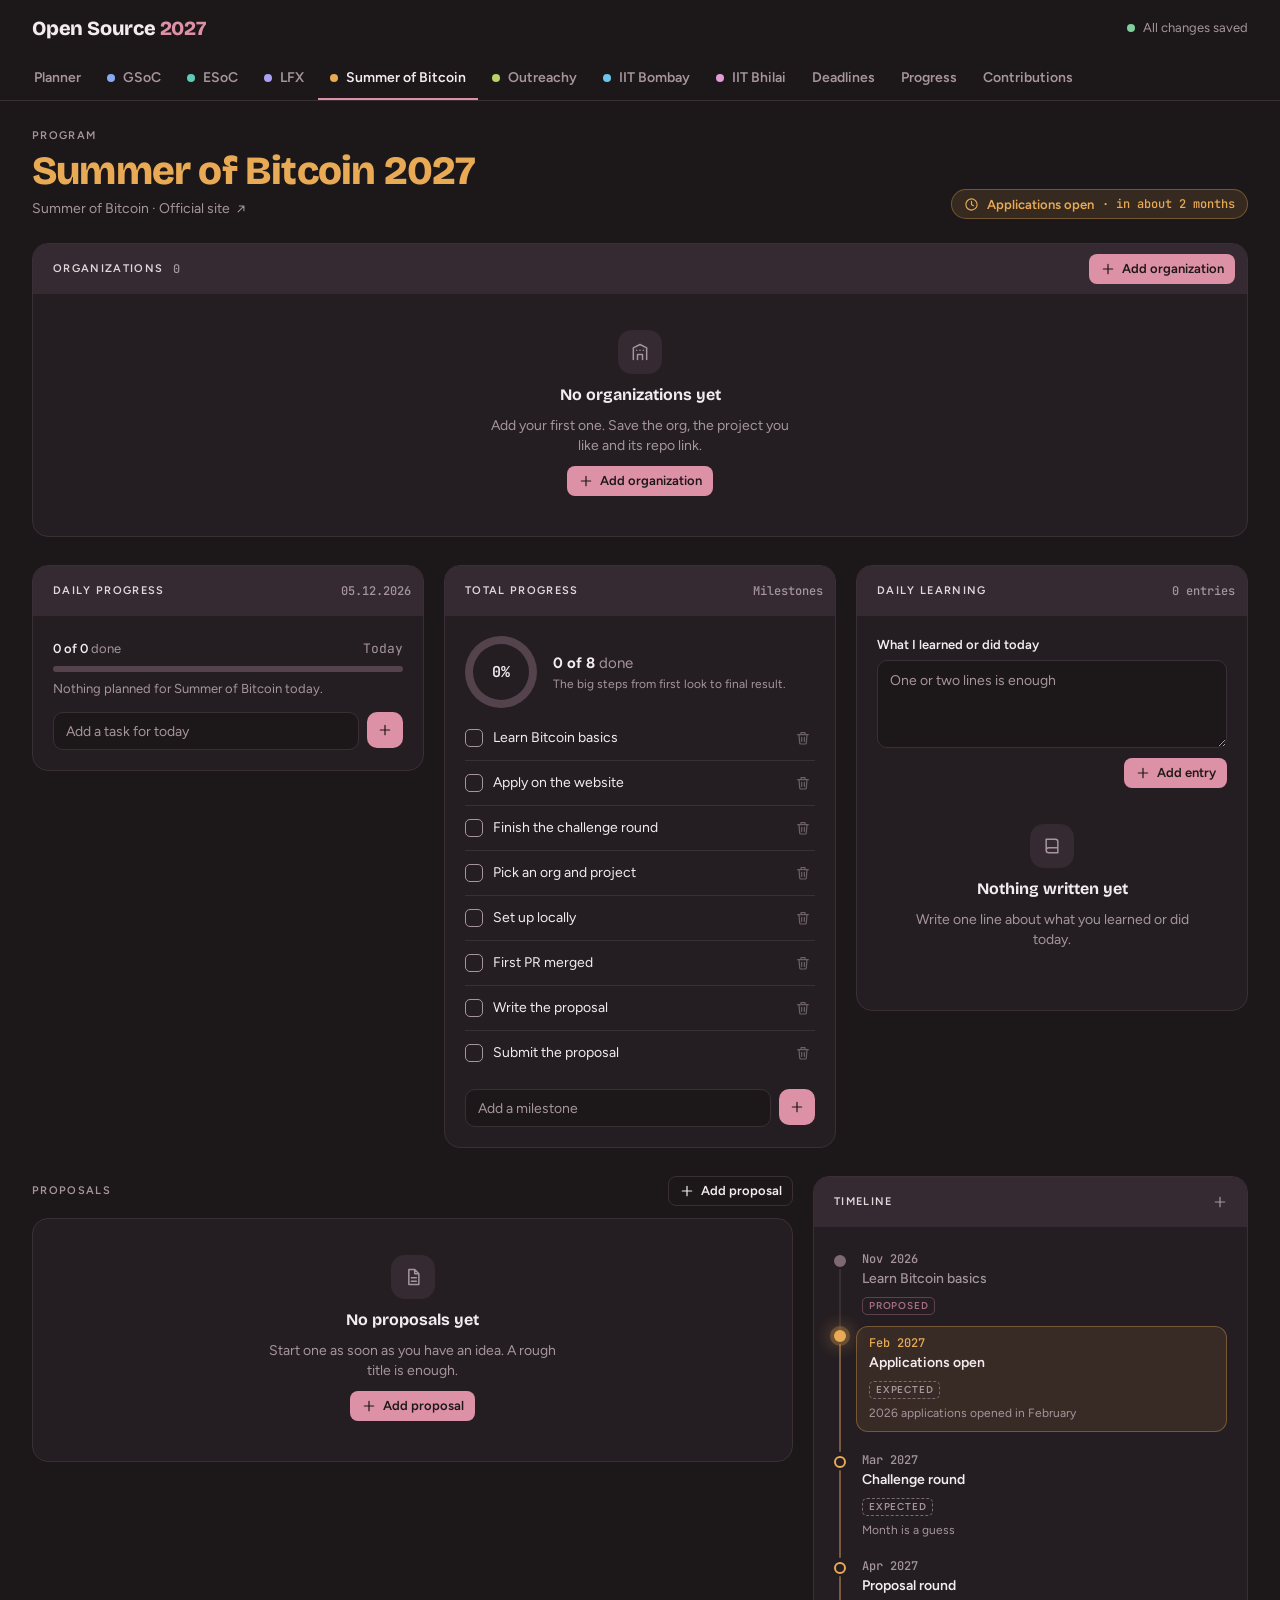
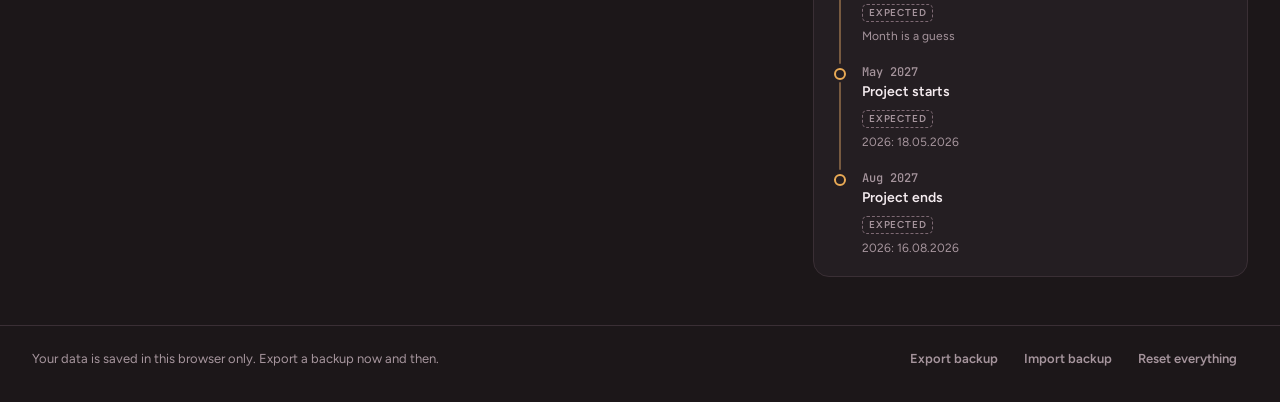
<file: sob.html>
<!doctype html>
<html lang="en">
<head>
  <meta charset="utf-8">
  <meta name="viewport" content="width=device-width, initial-scale=1">
  <meta name="description" content="Summer of Bitcoin 2027 planning">
  <meta name="theme-color" content="#1c1719">
  <title>Summer of Bitcoin 2027 · Open Source 2027</title>

  <!-- Fonts: Bricolage Grotesque (headings), Figtree (text), JetBrains Mono (dates and numbers) -->
  <link rel="preconnect" href="https://fonts.googleapis.com">
  <link rel="preconnect" href="https://fonts.gstatic.com" crossorigin>
  <link rel="stylesheet" href="https://fonts.googleapis.com/css2?family=Bricolage+Grotesque:opsz,wght@12..96,600..800&family=Figtree:wght@400;500;600;700&family=JetBrains+Mono:wght@400;500;600&display=swap">

  <!-- Styles: tokens first, then components, then app extras -->
  <link rel="stylesheet" href="css/tokens.css">
  <link rel="stylesheet" href="css/components.css">
  <link rel="stylesheet" href="css/app.css">
</head>
<body data-page="sob" data-program="sob">
  <div class="os-app">
    <div id="app-header"></div>
    <main class="os-main" id="app">
      <noscript>This app needs JavaScript turned on.</noscript>
    </main>
    <footer id="app-footer"></footer>
  </div>

  <!-- Shared code (order matters: each file uses the ones above it) -->
  <script src="js/utils.js"></script>
  <script src="js/programs.js"></script>
  <script src="js/store.js"></script>
  <script src="js/components/ui.js"></script>
  <script src="js/components/modal.js"></script>
  <script src="js/components/layout.js"></script>

  <!-- This page -->
  <script src="js/pages/program.js"></script>
</body>
</html>
</file>
<file: css/tokens.css>
/* tokens.css
   Design tokens = named values for every colour, font, size and corner.
   Change a value here and the whole site follows. */

:root {
  color-scheme: dark;

  /* Surfaces, back to front */
  --bg: #1c1719;          /* page background */
  --card: #241e22;        /* cards and modals */
  --card-head: #352a31;   /* card header bars */
  --line: #3a2f35;        /* borders */
  --track: #54434c;       /* the "not done yet" part of bars and rings */

  /* Text */
  --ink: #f4ebef;         /* main text */
  --muted: #a6959d;       /* secondary text */

  /* Actions and states */
  --accent: #dd91a6;      /* pink: buttons, progress, highlights */
  --accent-ink: #1c1719;  /* text on top of pink */
  --star: #f2c14e;        /* filled stars */
  --star-off: #7d6973;    /* empty stars */
  --success: #7fcf9a;     /* Selected, Accepted, Merged */
  --danger: #f07a7a;      /* under 14 days, delete */
  --scrim: rgba(12, 9, 11, 0.66); /* dark layer behind a modal */

  /* One colour per program */
  --gsoc: #88aaf0;
  --esoc: #5dcbb8;
  --lfx: #aca1f2;
  --sob: #e9aa55;
  --outreachy: #b9d267;
  --fossee: #6cc5ea;
  --fossoverflow: #e39bd8;

  /* Heatmap shades, from nothing done to 4+ things done */
  --heat-0: #2c2429;
  --heat-1: #4f3842;
  --heat-2: #7d5264;
  --heat-3: #ad7088;
  --heat-4: #dd91a6;

  /* Shadows */
  --shadow-glow: 0 0 0 4px rgba(221, 145, 166, 0.22);
  --shadow-modal: 0 24px 64px rgba(0, 0, 0, 0.55);

  /* Fonts */
  --font-display: "Bricolage Grotesque", "Figtree", system-ui, sans-serif;
  --font-body: "Figtree", system-ui, -apple-system, "Segoe UI", sans-serif;
  --font-mono: "JetBrains Mono", ui-monospace, "SFMono-Regular", Menlo, monospace;

  /* Spacing */
  --space-1: 4px;
  --space-2: 8px;
  --space-3: 12px;
  --space-4: 16px;
  --space-5: 20px;
  --space-6: 28px;
  --space-7: 48px;

  /* Corners */
  --radius-sm: 6px;
  --radius-md: 10px;
  --radius-lg: 16px;
  --radius-pill: 999px;
}
</file>
<file: css/components.css>
/* Open Source 2027: component styles. Colours, fonts and sizes come from tokens.css. */

:root {
  --star-shape: url("data:image/svg+xml,%3Csvg xmlns='http://www.w3.org/2000/svg' viewBox='0 0 24 24'%3E%3Cpath d='M12 2.6l2.85 5.95 6.55.85-4.8 4.55 1.22 6.5L12 17.3l-5.82 3.15 1.22-6.5-4.8-4.55 6.55-.85z'/%3E%3C/svg%3E");
  --chev: url("data:image/svg+xml,%3Csvg xmlns='http://www.w3.org/2000/svg' viewBox='0 0 24 24' fill='none' stroke='%23a6959d' stroke-width='2' stroke-linecap='round' stroke-linejoin='round'%3E%3Cpath d='M6 9l6 6 6-6'/%3E%3C/svg%3E");
}

*, *::before, *::after { box-sizing: border-box; }
html, body { margin: 0; background: var(--bg); color: var(--ink); font-family: var(--font-body); font-size: 15px; line-height: 22px; -webkit-font-smoothing: antialiased; }
button, input, select, textarea { font: inherit; color: inherit; }
a { color: inherit; }
[hidden] { display: none !important; }

/* ---------- layout ---------- */
.os-app { container-type: inline-size; background: var(--bg); min-height: 100%; }
.os-pad { padding: 24px; }
.os-main { padding: 28px 32px 48px; max-width: 1280px; margin: 0 auto; }
.os-stack { display: flex; flex-direction: column; gap: 20px; }
.os-row { display: flex; align-items: center; gap: 12px; flex-wrap: wrap; }
.os-grid-3 { display: grid; grid-template-columns: repeat(3, minmax(0, 1fr)); gap: 20px; align-items: start; }
.os-grid-4 { display: grid; grid-template-columns: repeat(4, minmax(0, 1fr)); gap: 20px; }
.os-split { display: grid; grid-template-columns: minmax(0, 1.75fr) minmax(0, 1fr); gap: 20px; align-items: start; }
.os-section { margin-top: 28px; }
.os-spacer { flex: 1; }

/* ---------- type ---------- */
.os-label { font: 600 11px/14px var(--font-body); letter-spacing: .12em; text-transform: uppercase; color: var(--muted); margin: 0; }
.os-h1 { font: 800 40px/44px var(--font-display); letter-spacing: -.02em; margin: 0; }
.os-h2 { font: 700 22px/28px var(--font-display); letter-spacing: -.01em; margin: 0; }
.os-h3 { font: 700 16px/22px var(--font-display); margin: 0; }
.os-mono { font-family: var(--font-mono); font-variant-numeric: tabular-nums; }
.os-muted { color: var(--muted); }
.os-small { font-size: 13px; line-height: 18px; }
.os-num-lg { font: 600 28px/32px var(--font-mono); font-variant-numeric: tabular-nums; }
.os-p { margin: 0; }

/* ---------- icons ---------- */
.os-ic { display: inline-flex; width: 18px; height: 18px; flex: none; }
.os-ic svg { width: 100%; height: 100%; display: block; }

/* ---------- top bar and tabs ---------- */
.os-top { display: flex; align-items: center; justify-content: space-between; gap: 16px; padding: 16px 32px; }
.os-brand { font: 800 20px/24px var(--font-display); letter-spacing: -.01em; margin: 0; white-space: nowrap; }
.os-brand b { color: var(--accent); font-weight: 800; }
.os-saved { display: inline-flex; align-items: center; gap: 8px; font-size: 13px; line-height: 18px; color: var(--muted); white-space: nowrap; }
.os-saved::before { content: ""; width: 8px; height: 8px; border-radius: 50%; background: var(--success); }
.os-tabs { display: flex; gap: 2px; padding: 0 22px; border-bottom: 1px solid var(--line); overflow-x: auto; scrollbar-width: none; }
.os-tabs::-webkit-scrollbar { display: none; }
.os-tab { appearance: none; background: none; border: 0; border-bottom: 2px solid transparent; padding: 12px 12px 10px; font: 600 14px/20px var(--font-body); color: var(--muted); white-space: nowrap; cursor: pointer; display: inline-flex; align-items: center; gap: 8px; text-decoration: none; }
.os-tab:hover { color: var(--ink); }
.os-tab.is-active { color: var(--ink); border-bottom-color: var(--accent); }
.os-tab i { width: 8px; height: 8px; border-radius: 50%; background: var(--prog); }

/* ---------- page header ---------- */
.os-phead { display: flex; align-items: flex-end; justify-content: space-between; gap: 16px; flex-wrap: wrap; margin-bottom: 24px; }
.os-phead .os-h1 { color: var(--prog, var(--ink)); }
.os-phead__sub { margin: 6px 0 0; color: var(--muted); font-size: 14px; line-height: 20px; }

/* ---------- cards ---------- */
.os-card { background: var(--card); border: 1px solid var(--line); border-radius: var(--radius-lg); overflow: hidden; min-width: 0; }
.os-card__head { display: flex; align-items: center; justify-content: space-between; gap: 12px; padding: 10px 12px 10px 20px; background: var(--card-head); min-height: 50px; }
.os-card__head .os-label { color: var(--ink); opacity: .9; }
.os-card__meta { font: 500 12px/16px var(--font-mono); color: var(--muted); }
.os-card__body { padding: 20px; }
.os-card__foot { padding: 14px 20px 18px; border-top: 1px solid var(--line); }

/* ---------- buttons ---------- */
.os-btn { appearance: none; display: inline-flex; align-items: center; justify-content: center; gap: 6px; height: 36px; padding: 0 14px; border-radius: var(--radius-md); border: 1px solid transparent; font: 600 14px/20px var(--font-body); cursor: pointer; white-space: nowrap; text-decoration: none; transition: background .15s, filter .15s; }
.os-btn .os-ic { width: 16px; height: 16px; }
.os-btn--primary { background: var(--accent); color: var(--accent-ink); }
.os-btn--primary:hover { filter: brightness(1.07); }
.os-btn--ghost { background: transparent; border-color: var(--line); color: var(--ink); }
.os-btn--ghost:hover { background: var(--card-head); }
.os-btn--quiet { background: transparent; color: var(--muted); }
.os-btn--quiet:hover { color: var(--ink); background: var(--card-head); }
.os-btn--sq { width: 36px; padding: 0; }
.os-btn--sm { height: 30px; padding: 0 10px; font-size: 13px; border-radius: 8px; }
.os-btn--sm.os-btn--sq { width: 30px; }
.os-iconbtn { appearance: none; display: inline-grid; place-items: center; width: 30px; height: 30px; border-radius: 8px; border: 0; background: transparent; color: var(--muted); cursor: pointer; flex: none; }
.os-iconbtn:hover { background: var(--card-head); color: var(--ink); }
.os-iconbtn--danger:hover { color: var(--danger); }
.os-iconbtn .os-ic { width: 16px; height: 16px; }
.os-btn:focus-visible, .os-iconbtn:focus-visible, .os-tab:focus-visible, .os-star:focus-visible, .os-seg button:focus-visible, .os-box:focus-visible { outline: 2px solid var(--accent); outline-offset: 2px; }

/* ---------- form fields ---------- */
.os-input, .os-select, .os-textarea { width: 100%; background: var(--bg); border: 1px solid var(--line); border-radius: var(--radius-md); color: var(--ink); padding: 0 12px; height: 38px; font-size: 14px; line-height: 20px; outline: none; transition: border-color .15s, box-shadow .15s; }
.os-textarea { height: auto; min-height: 88px; padding: 10px 12px; resize: vertical; display: block; }
.os-select { appearance: none; padding-right: 34px; background-image: var(--chev); background-repeat: no-repeat; background-position: right 10px center; background-size: 16px; cursor: pointer; }
.os-select--sm { height: 30px; font-size: 13px; border-radius: 8px; padding-left: 10px; }
.os-input::placeholder, .os-textarea::placeholder { color: var(--muted); }
.os-input:focus, .os-select:focus, .os-textarea:focus, .os-chipinput:focus-within { border-color: var(--accent); box-shadow: var(--shadow-glow); }
.os-field { display: flex; flex-direction: column; gap: 6px; min-width: 0; }
.os-field > label, .os-field__name { font: 600 13px/18px var(--font-body); color: var(--ink); }
.os-hint { font-size: 12px; line-height: 16px; color: var(--muted); margin: 0; }
.os-add { display: flex; gap: 8px; margin-top: 14px; }
.os-add .os-input { flex: 1; }
.os-input-icon { position: relative; }
.os-input-icon > .os-ic { position: absolute; left: 12px; top: 11px; width: 16px; height: 16px; color: var(--muted); pointer-events: none; }
.os-input-icon > .os-input { padding-left: 36px; }
.os-chipinput { display: flex; flex-wrap: wrap; gap: 6px; align-items: center; min-height: 38px; padding: 6px 8px; background: var(--bg); border: 1px solid var(--line); border-radius: var(--radius-md); }
.os-chipinput input { flex: 1; min-width: 140px; background: none; border: 0; outline: 0; height: 24px; font-size: 14px; color: var(--ink); padding: 0 4px; }
.os-chipinput input::placeholder { color: var(--muted); }
.os-seg { display: grid; grid-template-columns: repeat(4, minmax(0, 1fr)); gap: 4px; padding: 4px; background: var(--bg); border: 1px solid var(--line); border-radius: var(--radius-md); }
.os-seg button { appearance: none; border: 0; background: transparent; height: 30px; border-radius: 7px; font: 600 13px/1 var(--font-body); color: var(--muted); cursor: pointer; display: inline-flex; align-items: center; justify-content: center; gap: 6px; white-space: nowrap; }
.os-seg button::before { content: ""; width: 6px; height: 6px; border-radius: 50%; background: var(--c, var(--muted)); }
.os-seg button[aria-pressed="true"] { background: var(--card-head); color: var(--ink); }

/* ---------- checklist ---------- */
.os-tasks { list-style: none; margin: 0; padding: 0; }
.os-task { display: flex; align-items: center; gap: 10px; padding: 9px 0; border-bottom: 1px solid var(--line); font-size: 14px; line-height: 20px; }
.os-task:last-child { border-bottom: 0; }
.os-task__text { flex: 1; min-width: 0; overflow-wrap: anywhere; }
.os-box { appearance: none; flex: none; width: 18px; height: 18px; border-radius: 5px; border: 1.5px solid var(--muted); background: transparent; cursor: pointer; position: relative; padding: 0; margin: 0; transition: background .15s, border-color .15s; }
.os-box:checked { background: var(--accent); border-color: var(--accent); }
.os-box:checked::after { content: ""; position: absolute; left: 5px; top: 1.5px; width: 5px; height: 10px; border: solid var(--accent-ink); border-width: 0 2px 2px 0; transform: rotate(45deg); }
.os-box:disabled { cursor: not-allowed; }
.os-task.is-done .os-task__text { color: var(--muted); text-decoration: line-through; text-decoration-color: var(--star-off); }
.os-task .os-iconbtn { opacity: .55; width: 26px; height: 26px; }
.os-task:hover .os-iconbtn, .os-task .os-iconbtn:focus-visible { opacity: 1; }
.os-done-row { display: flex; align-items: center; justify-content: space-between; gap: 12px; margin: 4px 0 8px; font-size: 13px; line-height: 18px; color: var(--muted); }
.os-done-row b { color: var(--ink); font-weight: 600; }

/* ---------- progress ---------- */
.os-bar { height: 6px; border-radius: 999px; background: var(--track); overflow: hidden; }
.os-bar > span { display: block; height: 100%; border-radius: inherit; background: var(--accent); width: var(--p, 0%); transition: width .3s; }
.os-ring { --size: 72px; --w: 8px; width: var(--size); height: var(--size); border-radius: 50%; background: conic-gradient(var(--accent) calc(var(--v, 0) * 1%), var(--track) 0); display: grid; place-items: center; flex: none; position: relative; }
.os-ring::before { content: ""; position: absolute; inset: var(--w); border-radius: 50%; background: var(--ring-bg, var(--card)); }
.os-ring > span { position: relative; font: 600 15px/1 var(--font-mono); }
.os-ring--sm { --size: 38px; --w: 5px; }
.os-ring--sm > span { font-size: 10px; }
.os-ring--lg { --size: 112px; --w: 12px; }
.os-ring--lg > span { font-size: 22px; }
.os-ring--none { background: var(--track); }

/* ---------- weekly bar chart ---------- */
.os-chart { display: flex; align-items: center; gap: 20px; }
.os-chart__plot { flex: 1; min-width: 0; }
.os-bars { display: grid; grid-template-columns: repeat(7, minmax(0, 1fr)); gap: 6px; align-items: end; height: 132px; border-bottom: 1px solid var(--line); }
.os-bars__col { display: flex; flex-direction: column; align-items: center; justify-content: flex-end; height: 100%; gap: 4px; }
.os-bars__n { font: 500 10px/12px var(--font-mono); color: var(--muted); }
.os-bars__stack { width: 100%; max-width: 24px; display: flex; flex-direction: column; border-radius: 6px 6px 0 0; overflow: hidden; }
.os-bars__stack .done { background: var(--accent); }
.os-bars__stack .left { background: var(--track); }
.os-bars__x { display: grid; grid-template-columns: repeat(7, minmax(0, 1fr)); gap: 6px; margin-top: 6px; text-align: center; font-size: 11px; line-height: 14px; color: var(--muted); }
.os-bars__x .is-today { color: var(--accent); font-weight: 700; }
.os-legend { display: flex; gap: 14px; margin-top: 12px; font-size: 12px; line-height: 16px; color: var(--muted); }
.os-legend span { display: inline-flex; align-items: center; gap: 6px; }
.os-legend span::before { content: ""; width: 10px; height: 10px; border-radius: 3px; background: var(--c); }

/* ---------- stars ---------- */
.os-stars { display: inline-flex; gap: 4px; }
.os-star { appearance: none; border: 0; padding: 0; width: var(--s, 28px); height: var(--s, 28px); background: var(--star-off); cursor: pointer; -webkit-mask: var(--star-shape) center / contain no-repeat; mask: var(--star-shape) center / contain no-repeat; transition: background .12s, transform .12s; }
.os-star:hover { transform: scale(1.08); }
.os-star.is-on { background: var(--star); }
.os-stars[data-readonly] .os-star { cursor: default; transform: none; }
.os-stars--sm { gap: 2px; }
.os-stars--sm .os-star { --s: 13px; }
.os-stars--lg { gap: 6px; }
.os-stars--lg .os-star { --s: 38px; }
.os-rate-row { display: flex; align-items: center; justify-content: space-between; padding: 5px 0; font-size: 13px; line-height: 18px; color: var(--muted); }
.os-rate-row.is-today { color: var(--ink); font-weight: 600; }

/* ---------- pills, chips, labels ---------- */
.os-pill { --c: var(--muted); display: inline-flex; align-items: center; gap: 6px; height: 24px; padding: 0 10px; border-radius: 999px; font: 600 12px/1 var(--font-body); white-space: nowrap; color: var(--c); background: color-mix(in srgb, var(--c) 15%, transparent); }
.os-pill::before { content: ""; width: 6px; height: 6px; border-radius: 50%; background: currentColor; }
.os-pill--exploring { --c: var(--muted); }
.os-pill--contributing { --c: var(--accent); }
.os-pill--applied { --c: var(--star); }
.os-pill--selected { --c: var(--success); }
.os-pill--open { --c: var(--muted); }
.os-pill--review { --c: var(--star); }
.os-pill--merged { --c: var(--success); }
.os-chip { display: inline-flex; align-items: center; gap: 8px; height: 30px; padding: 0 12px; border-radius: 999px; font: 600 13px/1 var(--font-body); white-space: nowrap; color: var(--prog); background: color-mix(in srgb, var(--prog) 13%, transparent); border: 1px solid color-mix(in srgb, var(--prog) 35%, transparent); }
.os-chip .os-ic { width: 15px; height: 15px; }
.os-chip .os-mono { font-weight: 500; font-size: 12px; }
.os-chip--sm { height: 22px; padding: 0 8px; font-size: 11px; letter-spacing: .02em; gap: 6px; }
.os-tech { display: inline-flex; align-items: center; gap: 4px; height: 22px; padding: 0 8px; border-radius: var(--radius-sm); background: var(--card-head); color: var(--ink); font: 500 12px/1 var(--font-mono); white-space: nowrap; }
.os-tech button { appearance: none; border: 0; background: none; color: var(--muted); padding: 0; width: 14px; height: 14px; display: grid; place-items: center; cursor: pointer; }
.os-tech button:hover { color: var(--ink); }
.os-tech button .os-ic { width: 12px; height: 12px; }
.os-count { display: inline-flex; align-items: center; gap: 6px; height: 24px; padding: 0 8px; border-radius: var(--radius-sm); background: var(--bg); color: var(--muted); font: 500 12px/1 var(--font-mono); white-space: nowrap; }
.os-count .os-ic { width: 13px; height: 13px; }
.os-count.is-urgent { color: var(--danger); background: color-mix(in srgb, var(--danger) 13%, transparent); }
.os-tag { display: inline-flex; align-items: center; height: 18px; padding: 0 6px; border-radius: 5px; font: 600 10px/1 var(--font-body); letter-spacing: .08em; text-transform: uppercase; border: 1px solid var(--line); color: var(--muted); white-space: nowrap; }
.os-tag--official { color: var(--ink); background: var(--card-head); border-color: var(--card-head); }
.os-tag--proposed { color: var(--accent); border-color: color-mix(in srgb, var(--accent) 45%, transparent); }
.os-tag--pending { color: var(--star); border-color: color-mix(in srgb, var(--star) 45%, transparent); }
.os-tag--expected { color: var(--muted); border-style: dashed; border-color: var(--star-off); }
.os-flag { display: inline-flex; align-items: center; gap: 4px; height: 18px; font: 700 9.5px/1 var(--font-body); letter-spacing: .1em; text-transform: uppercase; color: var(--muted); white-space: nowrap; }
.os-flag .os-ic { width: 11px; height: 11px; }
.os-flag--today { color: var(--accent-ink); background: var(--accent); padding: 0 6px; border-radius: 5px; }
.os-avatar { width: 40px; height: 40px; border-radius: 12px; display: grid; place-items: center; flex: none; font: 800 17px/1 var(--font-display); color: var(--prog, var(--accent)); background: color-mix(in srgb, var(--prog, var(--accent)) 16%, var(--card)); }

/* ---------- organizations ---------- */
.os-orgs__head, .os-org { display: grid; grid-template-columns: 40px minmax(0, 1fr) minmax(0, 210px) 124px 66px; column-gap: 18px; padding: 16px 20px; align-items: start; }
.os-orgs__head { padding-top: 10px; padding-bottom: 10px; border-bottom: 1px solid var(--line); }
.os-orgs__head > :first-child { grid-column: 1 / 3; }
.os-org { border-bottom: 1px solid var(--line); cursor: pointer; transition: background .15s; }
.os-org:last-child { border-bottom: 0; }
.os-org:hover { background: color-mix(in srgb, var(--card-head) 45%, transparent); }
.os-org__main { min-width: 0; }
.os-org__title { display: flex; align-items: baseline; gap: 8px; flex-wrap: wrap; }
.os-org__name { font: 700 16px/22px var(--font-display); margin: 0; }
.os-org__project { font-size: 14px; line-height: 20px; color: var(--ink); }
.os-org__project::before { content: "/"; color: var(--star-off); margin-right: 8px; }
.os-org__repo { display: inline-flex; align-items: center; gap: 4px; margin-top: 2px; font: 500 12px/16px var(--font-mono); color: var(--muted); text-decoration: none; }
.os-org__repo:hover { color: var(--accent); }
.os-org__repo .os-ic { width: 12px; height: 12px; }
.os-org__desc { margin: 8px 0 0; font-size: 14px; line-height: 20px; color: var(--ink); display: -webkit-box; -webkit-line-clamp: 2; -webkit-box-orient: vertical; overflow: hidden; max-width: 64ch; }
.os-org.is-open .os-org__desc { -webkit-line-clamp: unset; display: block; }
.os-org__more { display: inline-flex; align-items: center; gap: 2px; margin-top: 4px; font-size: 12px; line-height: 16px; color: var(--accent); font-weight: 600; }
.os-org__more .os-ic { width: 14px; height: 14px; transition: transform .2s; }
.os-org.is-open .os-org__more .os-ic { transform: rotate(180deg); }
.os-org__stack { display: flex; flex-wrap: wrap; gap: 6px; padding-top: 2px; }
.os-org__status { padding-top: 1px; }
.os-org__actions { display: flex; gap: 2px; justify-content: flex-end; margin-top: -3px; }

/* ---------- empty state ---------- */
.os-empty { display: flex; flex-direction: column; align-items: center; text-align: center; gap: 10px; padding: 36px 24px 40px; }
.os-empty__mark { width: 44px; height: 44px; border-radius: 14px; display: grid; place-items: center; background: var(--card-head); color: var(--muted); }
.os-empty__mark .os-ic { width: 20px; height: 20px; }
.os-empty__title { font: 700 16px/22px var(--font-display); margin: 0; }
.os-empty__text { margin: 0; font-size: 14px; line-height: 20px; color: var(--muted); max-width: 34ch; }

/* ---------- journal ---------- */
.os-entries { list-style: none; margin: 16px 0 0; padding: 0; }
.os-entry { display: flex; gap: 10px; padding: 12px 0; border-top: 1px solid var(--line); }
.os-entry__body { flex: 1; min-width: 0; }
.os-entry__date { font: 500 12px/16px var(--font-mono); color: var(--muted); }
.os-entry__text { margin: 3px 0 0; font-size: 14px; line-height: 20px; overflow-wrap: anywhere; }
.os-entry .os-iconbtn { opacity: .55; width: 26px; height: 26px; }
.os-entry:hover .os-iconbtn { opacity: 1; }

/* ---------- proposals ---------- */
.os-props { display: grid; grid-template-columns: repeat(2, minmax(0, 1fr)); gap: 16px; }
.os-prop { background: var(--card); border: 1px solid var(--line); border-radius: var(--radius-lg); padding: 18px 20px 20px; display: flex; flex-direction: column; gap: 16px; min-width: 0; }
.os-prop__top { display: flex; align-items: flex-start; justify-content: space-between; gap: 12px; }
.os-prop__title { font: 700 16px/22px var(--font-display); margin: 0; }
.os-prop__org { margin: 2px 0 0; font-size: 13px; line-height: 18px; color: var(--muted); }
.os-pipe { display: grid; grid-template-columns: repeat(5, minmax(0, 1fr)); gap: 4px; }
.os-step { display: flex; flex-direction: column; gap: 8px; font-size: 11.5px; line-height: 15px; color: var(--muted); min-width: 0; }
.os-step::before { content: ""; height: 6px; border-radius: 999px; background: var(--track); }
.os-step.is-done { color: var(--ink); }
.os-step.is-done::before { background: var(--accent); }
.os-step.is-now { color: var(--ink); font-weight: 700; }
.os-step.is-now::before { background: var(--accent); box-shadow: var(--shadow-glow); }
.os-step.is-accepted { color: var(--success); font-weight: 700; }
.os-step.is-accepted::before { background: var(--success); }
.os-prop__links { display: flex; align-items: center; gap: 8px; flex-wrap: wrap; font-size: 13px; line-height: 18px; }
.os-prop__links a { display: inline-flex; align-items: center; gap: 6px; color: var(--ink); text-decoration: none; font-weight: 600; }
.os-prop__links a:hover { color: var(--accent); }
.os-prop__links a .os-ic { width: 15px; height: 15px; color: var(--muted); }
.os-outline { background: var(--bg); border-radius: var(--radius-md); padding: 12px 14px; font-size: 13px; line-height: 19px; }
.os-outline ol { margin: 6px 0 0; padding-left: 18px; }
.os-outline li { margin: 2px 0; }

/* ---------- timeline ---------- */
.os-tl { list-style: none; margin: 0; padding: 0; }
.os-tl__item { --prog-line: color-mix(in srgb, var(--prog) 35%, var(--line)); position: relative; padding: 0 0 20px 28px; }
.os-tl__item::before { content: ""; position: absolute; left: 5px; top: 18px; bottom: 0; width: 2px; background: var(--prog-line); border-radius: 2px; }
.os-tl__item:last-child { padding-bottom: 0; }
.os-tl__item:last-child::before { display: none; }
.os-tl__dot { position: absolute; left: 0; top: 4px; width: 12px; height: 12px; border-radius: 50%; border: 2px solid var(--prog); background: var(--card); }
.os-tl__date { font: 500 12px/16px var(--font-mono); color: var(--muted); }
.os-tl__title { font-weight: 600; font-size: 14px; line-height: 20px; margin: 2px 0 4px; }
.os-tl__item.is-past .os-tl__dot { border-color: var(--star-off); background: var(--star-off); }
.os-tl__item.is-past::before { background: var(--line); }
.os-tl__item.is-past .os-tl__title { color: var(--muted); font-weight: 500; }
.os-tl__item.is-past .os-tag { opacity: .7; }
.os-tl__item.is-now .os-tl__dot { background: var(--prog); box-shadow: 0 0 0 4px color-mix(in srgb, var(--prog) 25%, transparent), 0 0 18px 2px color-mix(in srgb, var(--prog) 55%, transparent); }
.os-tl__item.is-now .os-tl__box { background: color-mix(in srgb, var(--prog) 10%, transparent); border: 1px solid color-mix(in srgb, var(--prog) 35%, transparent); border-radius: 12px; padding: 8px 12px 10px; margin: -9px 0 0 -6px; }
.os-tl__item.is-now .os-tl__date { color: var(--prog); }

/* ---------- planner ---------- */
.os-weekbar { display: flex; align-items: center; justify-content: center; gap: 8px; margin: 0 0 24px; flex-wrap: wrap; }
.os-weekbar__range { font: 600 15px/20px var(--font-mono); padding: 0 10px; text-align: center; white-space: nowrap; }
.os-today-title { display: flex; align-items: baseline; justify-content: space-between; gap: 8px; flex-wrap: wrap; }
.os-days { display: grid; grid-template-columns: repeat(7, minmax(0, 1fr)); gap: 12px; }
.os-day { background: var(--card); border: 1px solid var(--line); border-radius: var(--radius-lg); overflow: hidden; display: flex; flex-direction: column; min-width: 0; }
.os-day__head { background: var(--card-head); padding: 10px 12px; display: flex; flex-direction: column; gap: 4px; }
.os-day__sub { display: flex; align-items: center; justify-content: space-between; gap: 6px; min-height: 18px; }
.os-day__name { font: 700 15px/20px var(--font-display); margin: 0; }
.os-day__date { font: 500 11px/14px var(--font-mono); color: var(--muted); }
.os-day__stats { display: flex; align-items: center; justify-content: space-between; gap: 6px; padding: 12px; border-bottom: 1px solid var(--line); }
.os-day .os-tasks { padding: 2px 12px 6px; }
.os-day .os-task { font-size: 13px; line-height: 18px; padding: 7px 0; gap: 8px; align-items: flex-start; }
.os-day .os-box { width: 16px; height: 16px; margin-top: 1px; }
.os-day .os-box:checked::after { left: 4px; top: 1px; width: 4px; height: 9px; }
.os-day__empty { padding: 12px; font-size: 13px; line-height: 18px; color: var(--muted); }
.os-day .os-add { margin: 0; padding: 8px 12px 12px; gap: 6px; }
.os-day .os-add .os-input { height: 32px; font-size: 13px; padding: 0 10px; }
.os-day.is-today { border-color: var(--accent); box-shadow: 0 0 0 1px var(--accent); }
.os-day.is-today .os-day__head { background: color-mix(in srgb, var(--accent) 18%, var(--card-head)); }

/* ---------- stats and heatmap ---------- */
.os-stat { background: var(--card); border: 1px solid var(--line); border-radius: var(--radius-lg); padding: 18px 20px; display: flex; flex-direction: column; gap: 8px; }
.os-stat__note { font-size: 12px; line-height: 16px; color: var(--muted); }
.os-heat { overflow-x: auto; padding-bottom: 4px; }
.os-heat__grid { display: grid; grid-template-rows: 16px repeat(7, 12px); grid-auto-columns: 12px; gap: 3px; width: max-content; }
.os-heat__m { grid-row: 1; font: 500 10px/14px var(--font-mono); color: var(--muted); white-space: nowrap; }
.os-heat__d { font: 500 10px/12px var(--font-mono); color: var(--muted); grid-column: 1; padding-right: 6px; }
.os-heat__c { width: 12px; height: 12px; border-radius: 3px; background: var(--heat-0); }
.os-heat__c[data-l="1"] { background: var(--heat-1); }
.os-heat__c[data-l="2"] { background: var(--heat-2); }
.os-heat__c[data-l="3"] { background: var(--heat-3); }
.os-heat__c[data-l="4"] { background: var(--heat-4); }
.os-heat__c.is-future { background: transparent; box-shadow: inset 0 0 0 1px var(--line); }
.os-heat__c.is-today { box-shadow: 0 0 0 1.5px var(--ink); }
.os-heat__legend { display: flex; align-items: center; gap: 4px; justify-content: flex-end; margin-top: 12px; font-size: 12px; line-height: 16px; color: var(--muted); }
.os-heat__legend .os-heat__c { display: inline-block; }

/* ---------- deadlines ---------- */
.os-dl { display: grid; grid-template-columns: 170px minmax(0, 1fr) 128px 96px 140px; gap: 16px; align-items: center; padding: 14px 20px; border-bottom: 1px solid var(--line); }
.os-dl:last-child { border-bottom: 0; }
.os-dl__what { font-weight: 600; font-size: 14px; line-height: 20px; }
.os-dl__date { font: 500 13px/18px var(--font-mono); color: var(--muted); }
.os-dl__count { justify-self: end; }

/* ---------- table ---------- */
.os-tablewrap { overflow-x: auto; }
.os-table { width: 100%; border-collapse: collapse; font-size: 14px; line-height: 20px; }
.os-table th { text-align: left; padding: 10px 16px; font: 600 11px/14px var(--font-body); letter-spacing: .12em; text-transform: uppercase; color: var(--muted); border-bottom: 1px solid var(--line); white-space: nowrap; }
.os-table td { padding: 12px 16px; border-bottom: 1px solid var(--line); vertical-align: middle; }
.os-table tr:last-child td { border-bottom: 0; }
.os-table tbody tr:hover td { background: color-mix(in srgb, var(--card-head) 40%, transparent); }
.os-table .os-mono { font-size: 13px; color: var(--muted); white-space: nowrap; }
.os-addform { display: grid; grid-template-columns: 150px minmax(0, 2fr) minmax(0, 1fr) 130px 140px auto; gap: 10px; align-items: end; }

/* ---------- modal ---------- */
.os-scrim { position: fixed; inset: 0; background: var(--scrim); display: grid; place-items: center; padding: 24px; z-index: 50; }
.os-scrim--inline { position: absolute; }
.os-modal { width: 100%; max-width: 580px; max-height: 100%; overflow: auto; background: var(--card); border: 1px solid var(--line); border-radius: var(--radius-lg); box-shadow: var(--shadow-modal); }
.os-modal__head { display: flex; align-items: flex-start; justify-content: space-between; gap: 12px; padding: 22px 24px 4px; }
.os-modal__body { display: grid; grid-template-columns: 1fr 1fr; gap: 16px; padding: 18px 24px 22px; }
.os-modal__body .os-full { grid-column: 1 / -1; }
.os-modal__foot { display: flex; justify-content: flex-end; gap: 8px; padding: 14px 24px 18px; border-top: 1px solid var(--line); background: color-mix(in srgb, var(--card-head) 35%, var(--card)); }

/* ---------- phone and narrow widths (the app reacts to its own width) ---------- */
@container (max-width: 1060px) {
  .os-days { grid-template-columns: repeat(7, minmax(190px, 1fr)); overflow-x: auto; padding-bottom: 6px; }
  .os-grid-3 { grid-template-columns: 1fr 1fr; }
  .os-grid-3 > :last-child { grid-column: 1 / -1; }
}
@container (max-width: 760px) {
  .os-top { padding: 14px 16px; }
  .os-tabs { padding: 0 6px; }
  .os-main { padding: 20px 16px 40px; }
  .os-h1 { font-size: 32px; line-height: 36px; }
  .os-grid-3, .os-split, .os-props, .os-grid-4 { grid-template-columns: 1fr; }
  .os-grid-3 > :last-child { grid-column: auto; }
  .os-grid-4 { grid-template-columns: 1fr 1fr; gap: 12px; }
  .os-section { margin-top: 20px; }
  .os-stack { gap: 16px; }
  .os-card__head { padding-left: 16px; }
  .os-card__body { padding: 16px; }
  .os-orgs__head { display: none; }
  .os-org { grid-template-columns: 40px minmax(0, 1fr) auto; grid-template-areas: "av main act" ". stack stack" ". status status"; row-gap: 10px; column-gap: 12px; padding: 16px; }
  .os-org > .os-avatar { grid-area: av; }
  .os-org__main { grid-area: main; }
  .os-org__stack { grid-area: stack; }
  .os-org__status { grid-area: status; }
  .os-org__actions { grid-area: act; }
  .os-dl { grid-template-columns: 1fr auto; gap: 6px 12px; padding: 14px 16px; }
  .os-dl > .os-chip { grid-column: 1 / -1; justify-self: start; }
  .os-addform { grid-template-columns: 1fr 1fr; }
  .os-addform > .os-field:nth-child(2) { grid-column: 1 / -1; }
  .os-modal__body { grid-template-columns: 1fr; }
  .os-seg { grid-template-columns: 1fr 1fr; }
  .os-weekbar__range { font-size: 13px; }
}
</file>
<file: css/app.css>
/* app.css
   Small extras the real app needs on top of components.css:
   links in the top bar, the footer, modal forms, timeline delete, phone tweaks. */

a.os-brand { color: var(--ink); text-decoration: none; }
.os-saved.is-error { color: var(--danger); }
.os-saved.is-error::before { background: var(--danger); }
.os-tab { text-decoration: none; }

/* page header link to the official site */
.os-phead__sub a { color: var(--muted); text-decoration: none; display: inline-flex; align-items: center; gap: 4px; }
.os-phead__sub a:hover { color: var(--ink); }
.os-phead__sub .os-ic { width: 14px; height: 14px; }
.os-phead .os-h1 { margin-top: 6px; }

/* a row with a label on the left and a button on the right */
.os-section-head { display: flex; align-items: center; justify-content: space-between; gap: 12px; margin-bottom: 12px; flex-wrap: wrap; }

/* empty list inside a card */
.os-list-empty { margin: 8px 0 0; font-size: 13px; line-height: 18px; color: var(--muted); }
.os-day .os-list-empty { margin: 0; padding: 12px; }

/* footer */
.os-foot { display: flex; align-items: center; justify-content: space-between; gap: 12px; flex-wrap: wrap; max-width: 1280px; margin: 0 auto; padding: 18px 32px 28px; border-top: 1px solid var(--line); font-size: 13px; line-height: 18px; color: var(--muted); }
.os-foot .os-row { gap: 4px; }
.os-foot label.os-btn { cursor: pointer; }

/* modal as a form */
form.os-modal { display: block; margin: 0; }
.os-modal__sub { margin: 4px 0 0; font-size: 14px; line-height: 20px; color: var(--muted); }
.os-modal__error { margin: 0 24px 14px; font-size: 13px; line-height: 18px; color: var(--danger); }
.os-scrim { animation: os-fade .15s ease-out; }
@keyframes os-fade { from { opacity: 0; } to { opacity: 1; } }
body.has-modal { overflow: hidden; }
.os-check { display: inline-flex; align-items: center; gap: 8px; font-size: 13px; line-height: 18px; color: var(--muted); cursor: pointer; }
.os-check .os-box { width: 16px; height: 16px; }
.os-check .os-box:checked::after { left: 4px; top: 1px; width: 4px; height: 9px; }

/* proposal steps are buttons you can click */
button.os-step { appearance: none; background: none; border: 0; padding: 0; text-align: left; cursor: pointer; font-family: inherit; }
button.os-step:hover { color: var(--ink); }
button.os-step:focus-visible { outline: 2px solid var(--accent); outline-offset: 3px; border-radius: 4px; }
.os-step.is-not { color: var(--muted); font-weight: 700; }
.os-step.is-not::before { background: var(--star-off); }

/* timeline extras */
.os-tl__box { position: relative; padding-right: 32px; }
.os-tl__note { margin: 6px 0 0; font-size: 12px; line-height: 16px; color: var(--muted); }
.os-tl__del { position: absolute; right: 0; top: -4px; opacity: 0; }
.os-tl__item.is-now .os-tl__del { right: 4px; top: 4px; }
.os-tl__item:hover .os-tl__del, .os-tl__del:focus-visible { opacity: 1; }

/* extra pill colours */
.os-pill--closed { --c: var(--muted); }

/* deadlines */
.os-dl.is-past { opacity: .55; }
.os-dl__note { display: block; margin-top: 2px; font-size: 12px; line-height: 16px; font-weight: 400; color: var(--muted); }
.os-legend-row { display: flex; flex-wrap: wrap; gap: 8px 18px; margin-bottom: 16px; }
.os-legend-row > span { display: inline-flex; align-items: center; gap: 6px; font-size: 13px; line-height: 18px; color: var(--muted); }

/* touch screens have no hover, so keep delete buttons visible */
@media (hover: none) {
  .os-task .os-iconbtn, .os-entry .os-iconbtn, .os-tl__del { opacity: 1; }
}

/* phone */
@container (max-width: 760px) {
  .os-foot { padding: 18px 16px 24px; }
}
/* the modal sits outside .os-app, so it uses a normal media query */
@media (max-width: 640px) {
  .os-scrim { padding: 12px; place-items: end center; }
  .os-modal__body { grid-template-columns: 1fr; padding: 16px; }
  .os-modal__head { padding: 18px 16px 4px; }
  .os-modal__foot { padding: 12px 16px 16px; }
  .os-seg { grid-template-columns: 1fr 1fr; }
}

/* text only screen readers hear (screen reader = software that reads the page aloud) */
.os-sr { position: absolute; width: 1px; height: 1px; padding: 0; margin: -1px; overflow: hidden; clip: rect(0 0 0 0); white-space: nowrap; border: 0; }

/* Daily learning: edit and delete buttons, and the edit box */
.os-entry__actions { display: flex; gap: 2px; flex: none; }
.os-entry.is-editing .os-textarea { margin-top: 6px; min-height: 72px; }
</file>
